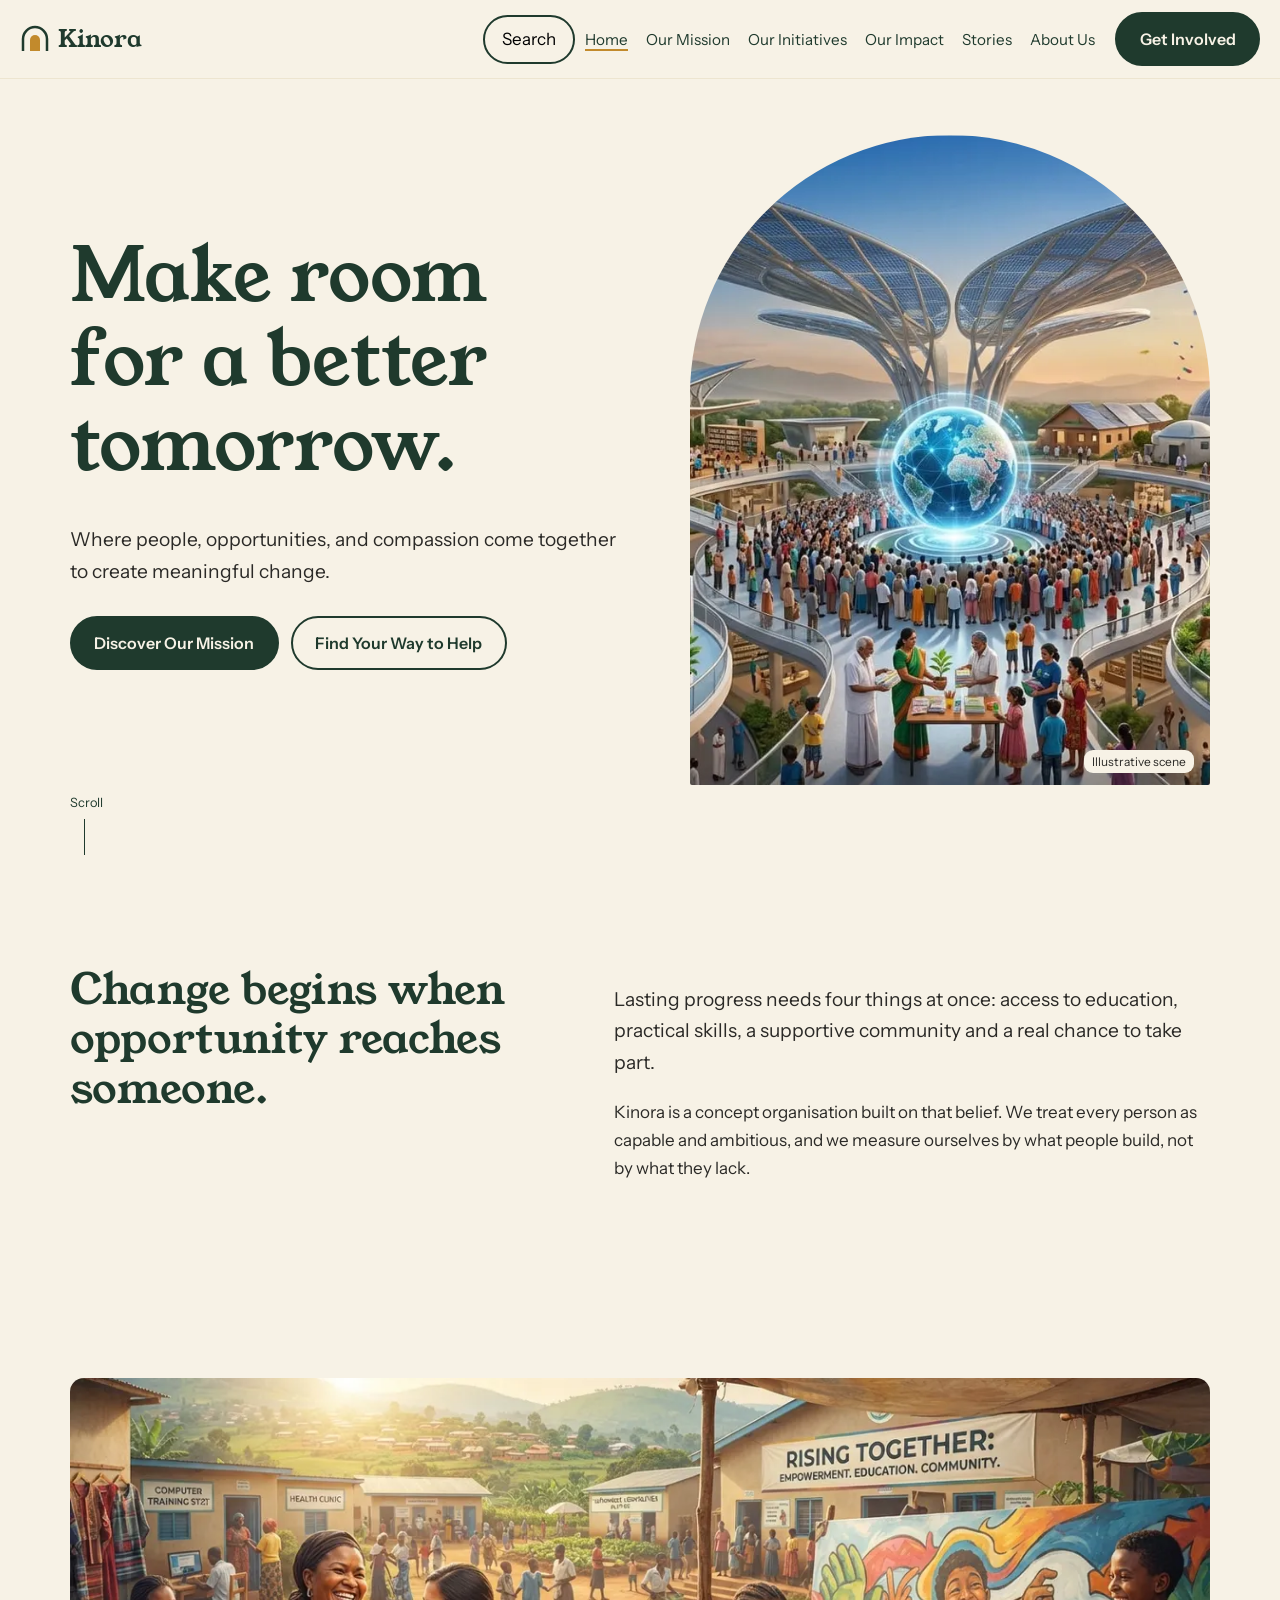
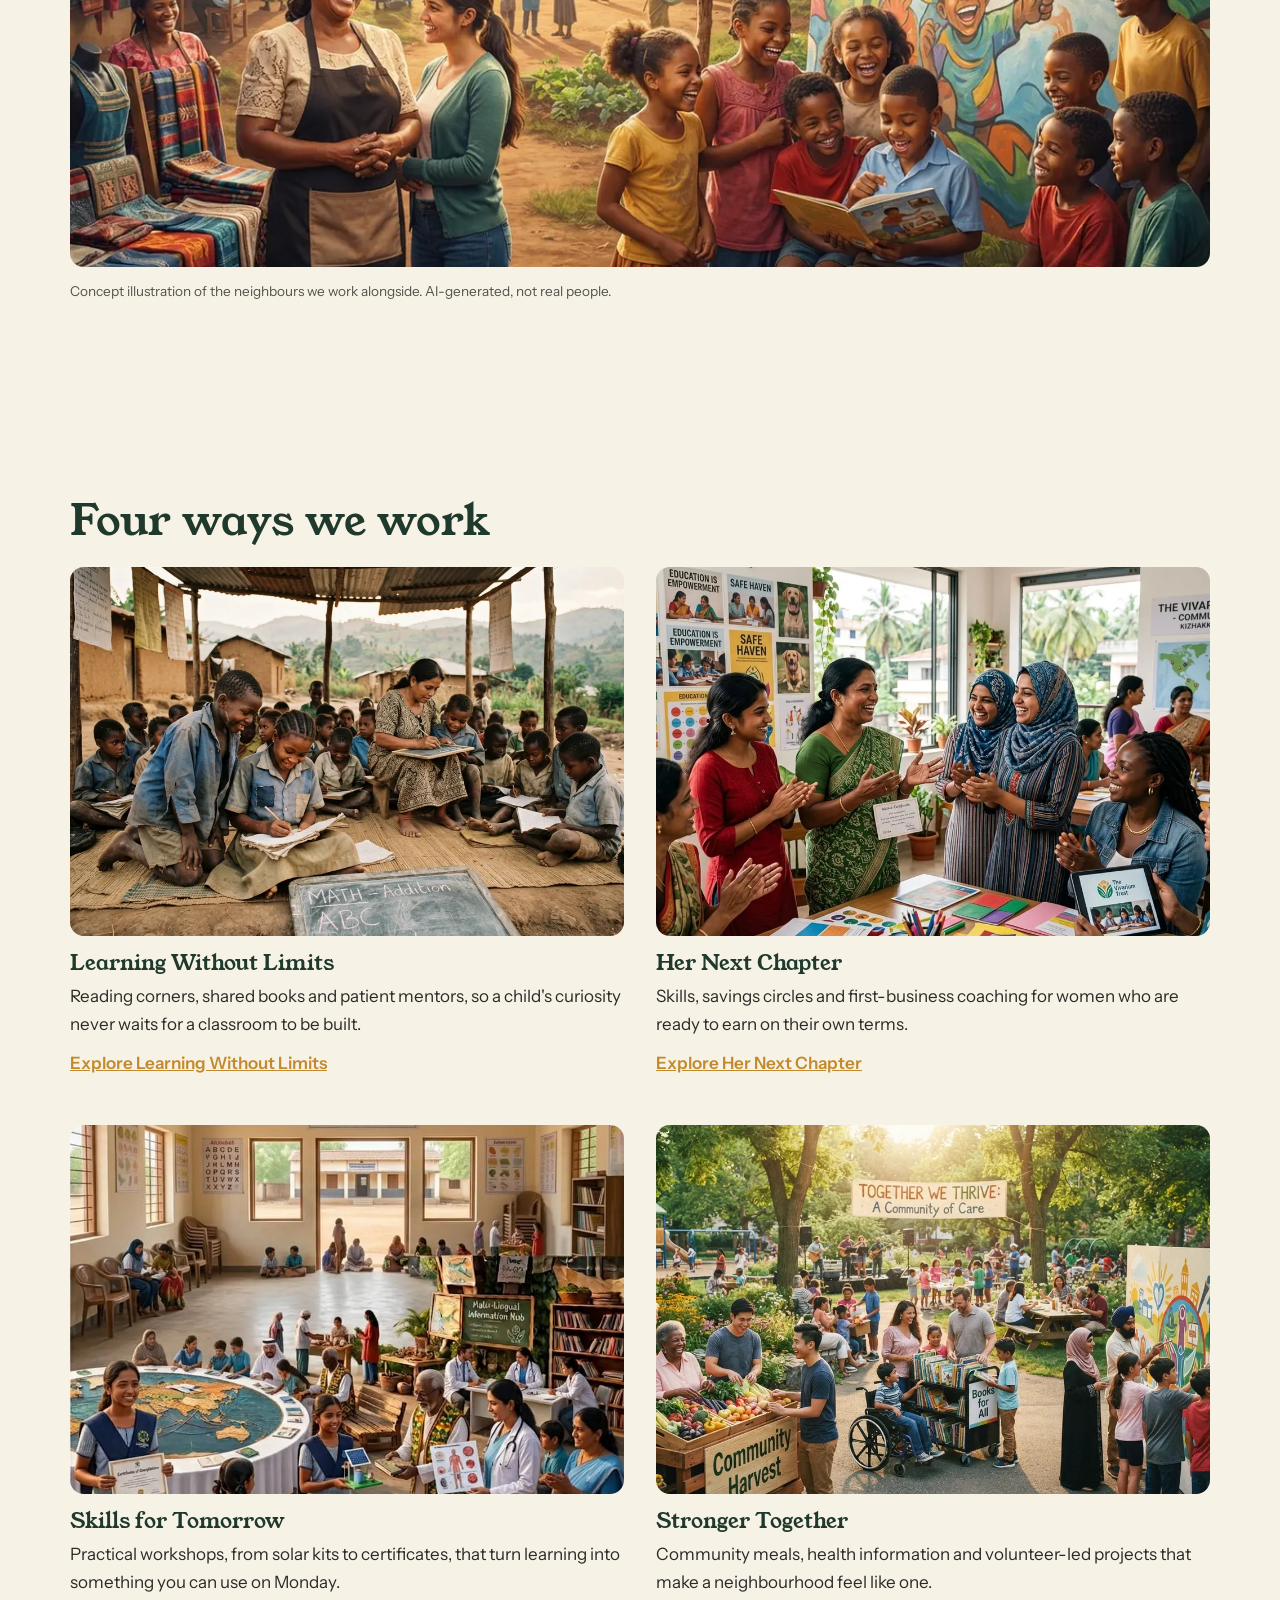
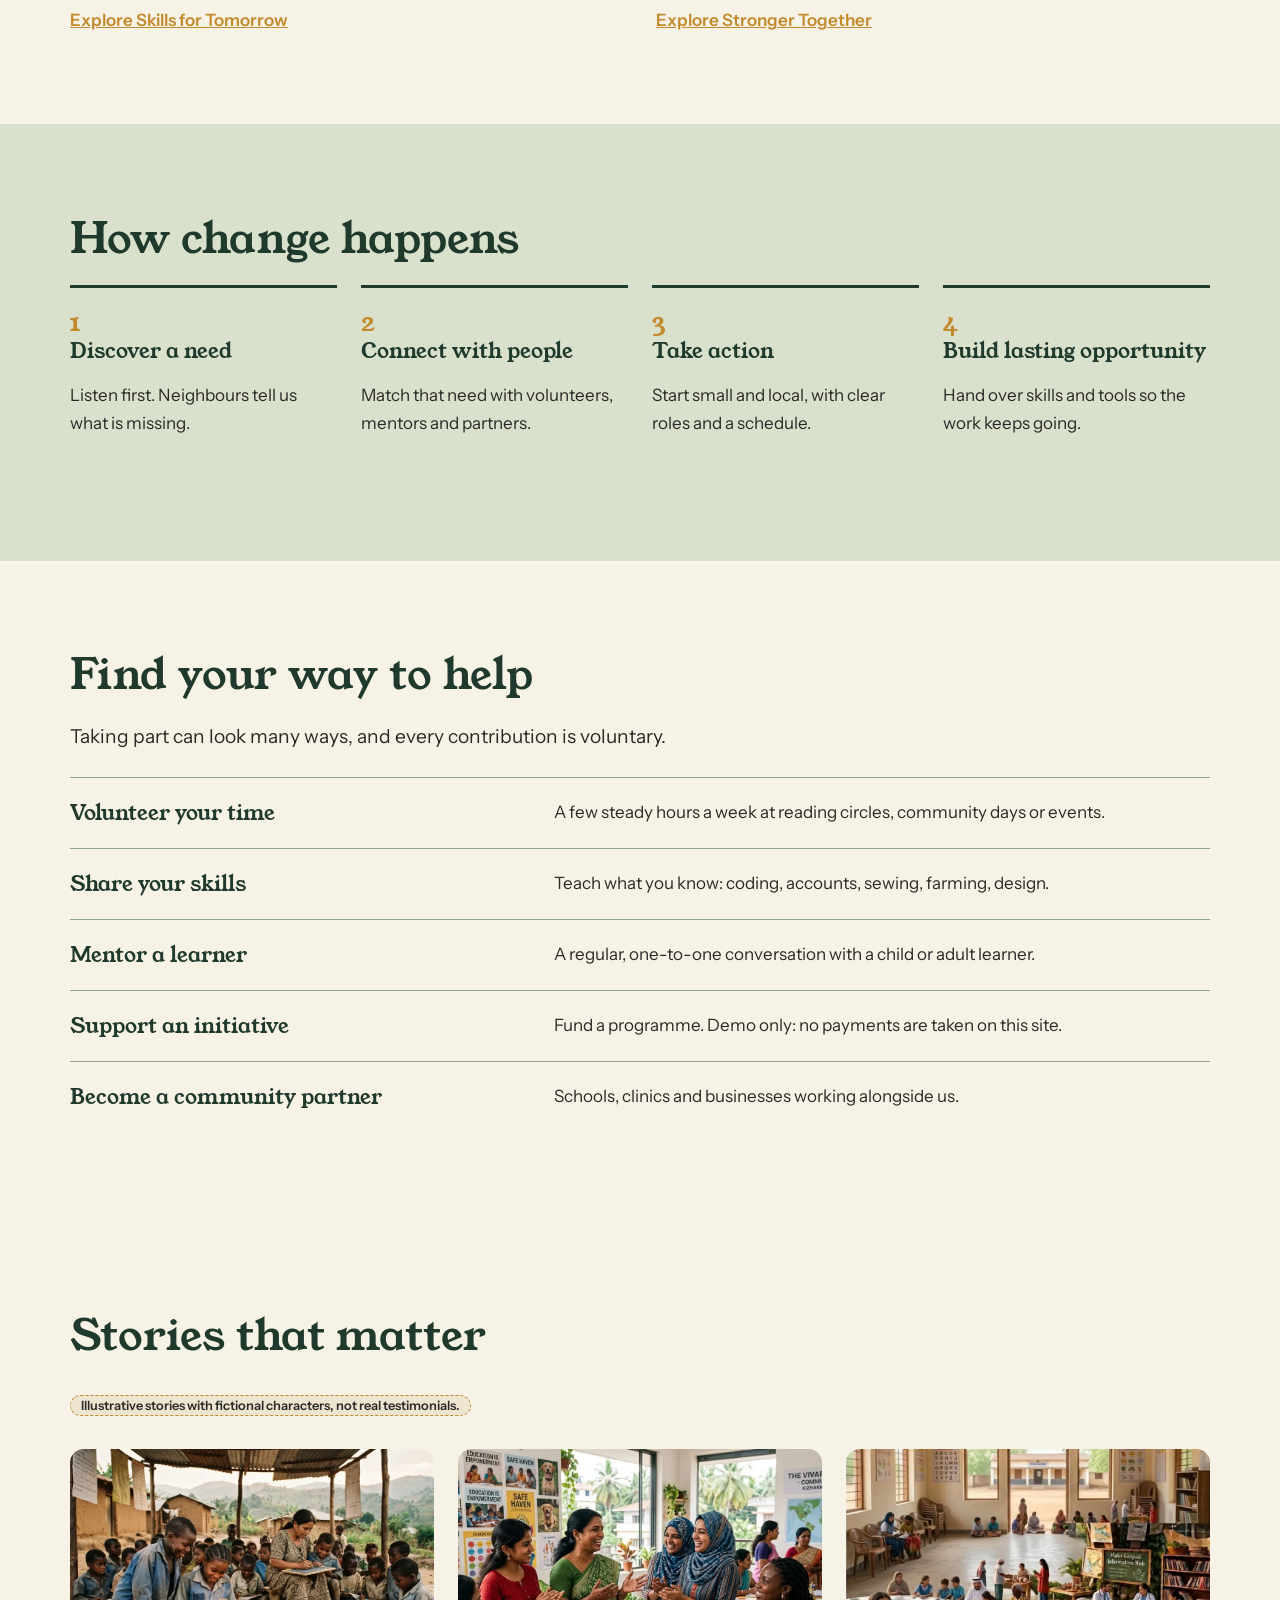
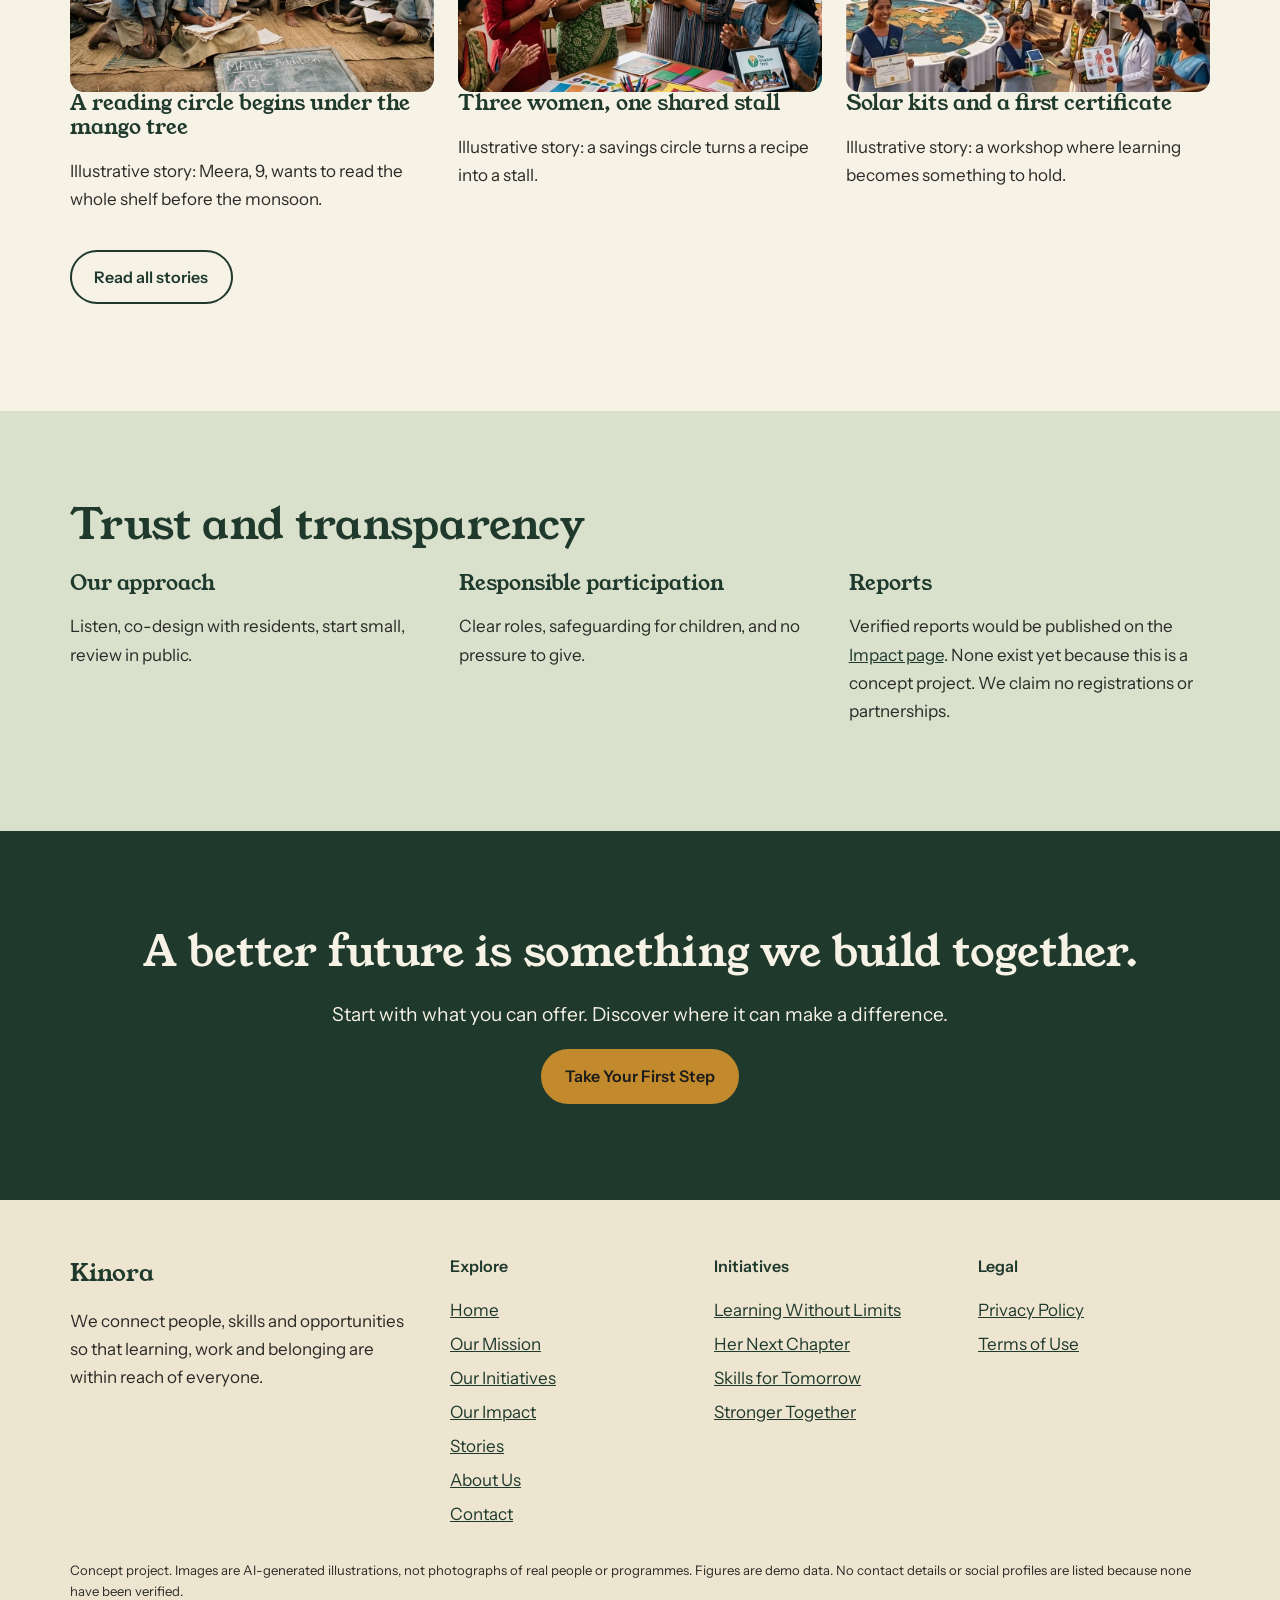
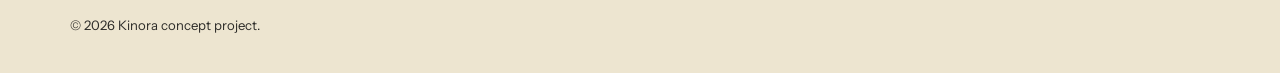
<file: index.html>
<!doctype html><html lang="en"><head><meta charset="utf-8"><meta name="viewport" content="width=device-width,initial-scale=1">
<title>Make room for a better tomorrow | Kinora</title><meta name="description" content="A concept social-impact organisation connecting people, skills and opportunity through education, women's enterprise and community.">
<meta property="og:title" content="Make room for a better tomorrow | Kinora"><meta property="og:description" content="A concept social-impact organisation connecting people, skills and opportunity through education, women's enterprise and community."><meta property="og:image" content="img/og.jpg">
<link rel="icon" href="favicon.svg"><link rel="preconnect" href="https://fonts.googleapis.com"><link rel="preconnect" href="https://fonts.gstatic.com" crossorigin>
<link href="https://fonts.googleapis.com/css2?family=Instrument+Sans:wght@400;500;600&family=Young+Serif&display=swap" rel="stylesheet">
<link rel="stylesheet" href="styles.css"></head><body>
<a class="skip" href="#main">Skip to content</a>
<header class="top"><a class="brand" href="index.html" aria-label="Kinora home"><svg width="30" height="30" viewBox="0 0 30 30" aria-hidden="true"><path d="M3 27V15a12 12 0 0 1 24 0v12" fill="none" stroke="currentColor" stroke-width="2.5"/><path d="M10 27V16a5 5 0 0 1 10 0v11" fill="#C28A2C"/></svg>Kinora</a>
<button class="sbtn" aria-haspopup="dialog">Search</button><button class="burger" aria-expanded="false" aria-controls="menu">Menu</button>
<nav id="menu" aria-label="Main"><ul><li><a href="index.html" aria-current=page>Home</a></li><li><a href="index.html#mission">Our Mission</a></li><li><a href="initiatives.html">Our Initiatives</a></li><li><a href="impact.html">Our Impact</a></li><li><a href="stories.html">Stories</a></li><li><a href="about.html">About Us</a></li></ul><a class="btn solid" href="get-involved.html">Get Involved</a></nav></header>
<main id="main">
<section class="hero wrap"><div class="htxt"><h1>Make room for a better tomorrow.</h1>
<p class="lead">Where people, opportunities, and compassion come together to create meaningful change.</p>
<p class="cta"><a class="btn solid" href="#mission">Discover Our Mission</a><a class="btn ghost" href="#help">Find Your Way to Help</a></p></div>
<figure class="arch"><img src="img/vision.webp" alt="Concept illustration of a connected community campus with solar canopies, a library, clinic and gardens" width="1400" height="764" class="" fetchpriority=high><figcaption>Illustrative scene</figcaption></figure>
<a class="scroll" href="#mission" aria-label="Scroll to mission">Scroll</a></section>
<section id="mission" class="wrap split"><h2>Change begins when opportunity reaches someone.</h2>
<div><p class="lead">Lasting progress needs four things at once: access to education, practical skills, a supportive community and a real chance to take part.</p>
<p>Kinora is a concept organisation built on that belief. We treat every person as capable and ambitious, and we measure ourselves by what people build, not by what they lack.</p></div></section>
<section class="wrap vision"><img src="img/hero.webp" alt="Women, children and neighbours gathered at sunrise in front of a community learning hub" width="1200" height="670" class="" loading=lazy><p class="cap">Concept illustration of the neighbours we work alongside. AI-generated, not real people.</p></section>
<section class="wrap"><h2>Four ways we work</h2><div class="inis"><a class="ini i0" href="initiatives.html#learning"><img src="img/learn.webp" alt="Learning Without Limits: illustrative scene" width="900" height="600" class="" loading=lazy><div><h3>Learning Without Limits</h3><p>Reading corners, shared books and patient mentors, so a child's curiosity never waits for a classroom to be built.</p><span>Explore Learning Without Limits</span></div></a><a class="ini i1" href="initiatives.html#her-next-chapter"><img src="img/women.webp" alt="Her Next Chapter: illustrative scene" width="900" height="600" class="" loading=lazy><div><h3>Her Next Chapter</h3><p>Skills, savings circles and first-business coaching for women who are ready to earn on their own terms.</p><span>Explore Her Next Chapter</span></div></a><a class="ini i2" href="initiatives.html#skills"><img src="img/skills.webp" alt="Skills for Tomorrow: illustrative scene" width="900" height="600" class="" loading=lazy><div><h3>Skills for Tomorrow</h3><p>Practical workshops, from solar kits to certificates, that turn learning into something you can use on Monday.</p><span>Explore Skills for Tomorrow</span></div></a><a class="ini i3" href="initiatives.html#stronger-together"><img src="img/together.webp" alt="Stronger Together: illustrative scene" width="900" height="600" class="" loading=lazy><div><h3>Stronger Together</h3><p>Community meals, health information and volunteer-led projects that make a neighbourhood feel like one.</p><span>Explore Stronger Together</span></div></a></div></section>
<section class="wrap band"><h2>How change happens</h2><ol class="steps"><li><h3>Discover a need</h3><p>Listen first. Neighbours tell us what is missing.</p></li><li><h3>Connect with people</h3><p>Match that need with volunteers, mentors and partners.</p></li><li><h3>Take action</h3><p>Start small and local, with clear roles and a schedule.</p></li><li><h3>Build lasting opportunity</h3><p>Hand over skills and tools so the work keeps going.</p></li></ol></section>
<section id="help" class="wrap"><h2>Find your way to help</h2><p class="lead">Taking part can look many ways, and every contribution is voluntary.</p><ul class="paths"><li><a href="get-involved.html#0"><strong>Volunteer your time</strong><span>A few steady hours a week at reading circles, community days or events.</span></a></li><li><a href="get-involved.html#1"><strong>Share your skills</strong><span>Teach what you know: coding, accounts, sewing, farming, design.</span></a></li><li><a href="get-involved.html#2"><strong>Mentor a learner</strong><span>A regular, one-to-one conversation with a child or adult learner.</span></a></li><li><a href="get-involved.html#3"><strong>Support an initiative</strong><span>Fund a programme. Demo only: no payments are taken on this site.</span></a></li><li><a href="get-involved.html#4"><strong>Become a community partner</strong><span>Schools, clinics and businesses working alongside us.</span></a></li></ul></section>
<section class="wrap"><h2>Stories that matter</h2><p class="demo">Illustrative stories with fictional characters, not real testimonials.</p><div class="stories"><a class="story" href="stories.html#s0"><img src="img/learn.webp" alt="A reading circle begins under the mango tree" width="700" height="460" class="" loading=lazy><h3>A reading circle begins under the mango tree</h3><p>Illustrative story: Meera, 9, wants to read the whole shelf before the monsoon.</p></a><a class="story" href="stories.html#s1"><img src="img/women.webp" alt="Three women, one shared stall" width="700" height="460" class="" loading=lazy><h3>Three women, one shared stall</h3><p>Illustrative story: a savings circle turns a recipe into a stall.</p></a><a class="story" href="stories.html#s2"><img src="img/skills.webp" alt="Solar kits and a first certificate" width="700" height="460" class="" loading=lazy><h3>Solar kits and a first certificate</h3><p>Illustrative story: a workshop where learning becomes something to hold.</p></a></div><p><a class="btn ghost" href="stories.html">Read all stories</a></p></section>
<section class="wrap band"><h2>Trust and transparency</h2><div class="cols3"><div><h3>Our approach</h3><p>Listen, co-design with residents, start small, review in public.</p></div>
<div><h3>Responsible participation</h3><p>Clear roles, safeguarding for children, and no pressure to give.</p></div>
<div><h3>Reports</h3><p>Verified reports would be published on the <a href="impact.html">Impact page</a>. None exist yet because this is a concept project. We claim no registrations or partnerships.</p></div></div></section>
<section class="final"><div class="wrap"><h2>A better future is something we build together.</h2><p class="lead">Start with what you can offer. Discover where it can make a difference.</p><a class="btn amber" href="get-involved.html">Take Your First Step</a></div></section></main>
<footer><div class="fgrid"><div><a class="brand" href="index.html">Kinora</a><p>We connect people, skills and opportunities so that learning, work and belonging are within reach of everyone.</p></div>
<div><h2>Explore</h2><ul><li><a href="index.html" aria-current=page>Home</a></li><li><a href="index.html#mission">Our Mission</a></li><li><a href="initiatives.html">Our Initiatives</a></li><li><a href="impact.html">Our Impact</a></li><li><a href="stories.html">Stories</a></li><li><a href="about.html">About Us</a></li><li><a href="contact.html">Contact</a></li></ul></div><div><h2>Initiatives</h2><ul><li><a href="initiatives.html#learning">Learning Without Limits</a></li><li><a href="initiatives.html#her-next-chapter">Her Next Chapter</a></li><li><a href="initiatives.html#skills">Skills for Tomorrow</a></li><li><a href="initiatives.html#stronger-together">Stronger Together</a></li></ul></div>
<div><h2>Legal</h2><ul><li><a href="privacy.html">Privacy Policy</a></li><li><a href="terms.html">Terms of Use</a></li></ul></div></div>
<p class="note">Concept project. Images are AI-generated illustrations, not photographs of real people or programmes. Figures are demo data. No contact details or social profiles are listed because none have been verified.</p><p class="note">&copy; 2026 Kinora concept project.</p></footer>
<dialog id="sd" aria-label="Search Kinora"><form method="dialog"><label for="sq">Search pages, initiatives and stories</label><input id="sq" type="search" autocomplete="off"><ul id="sr"></ul><p class="demo" id="sh">Press / to search from any page.</p><button class="btn ghost">Close</button></form></dialog>
<script src="app.js"></script></body></html>
</file>
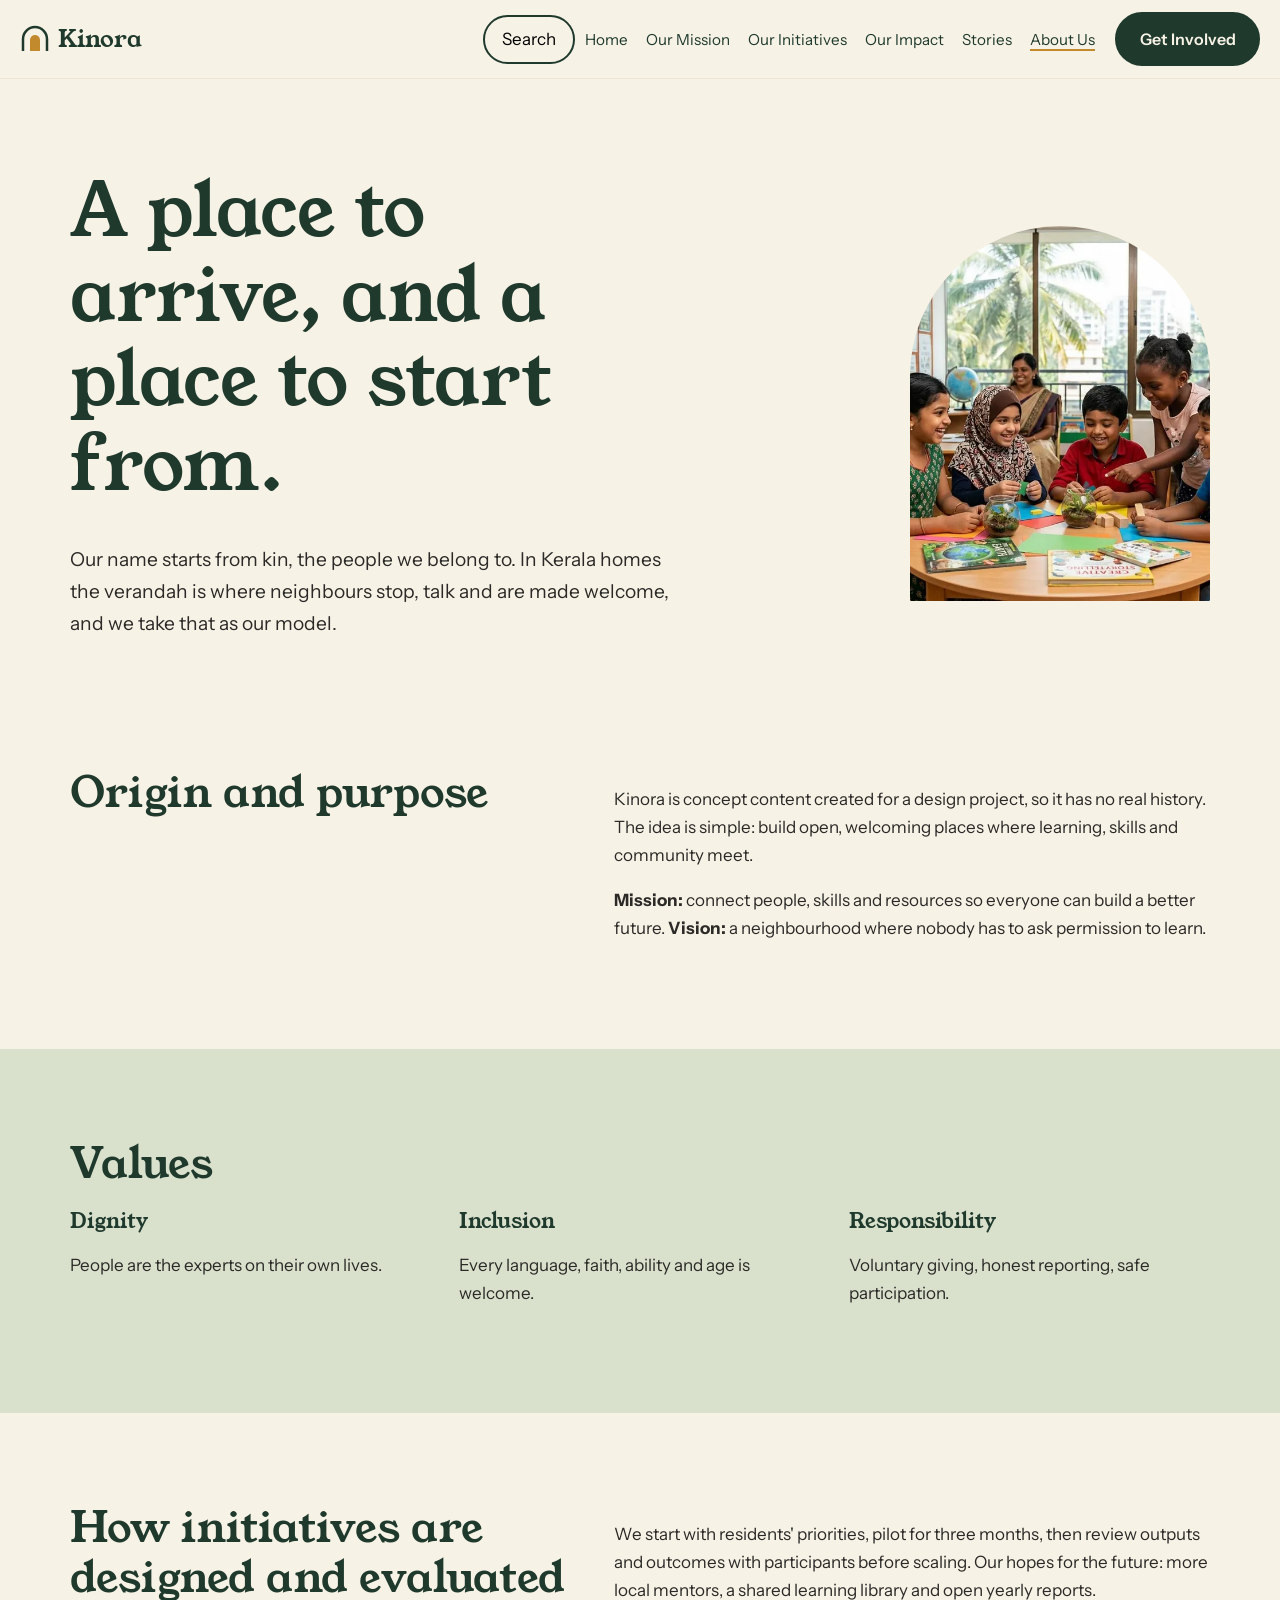
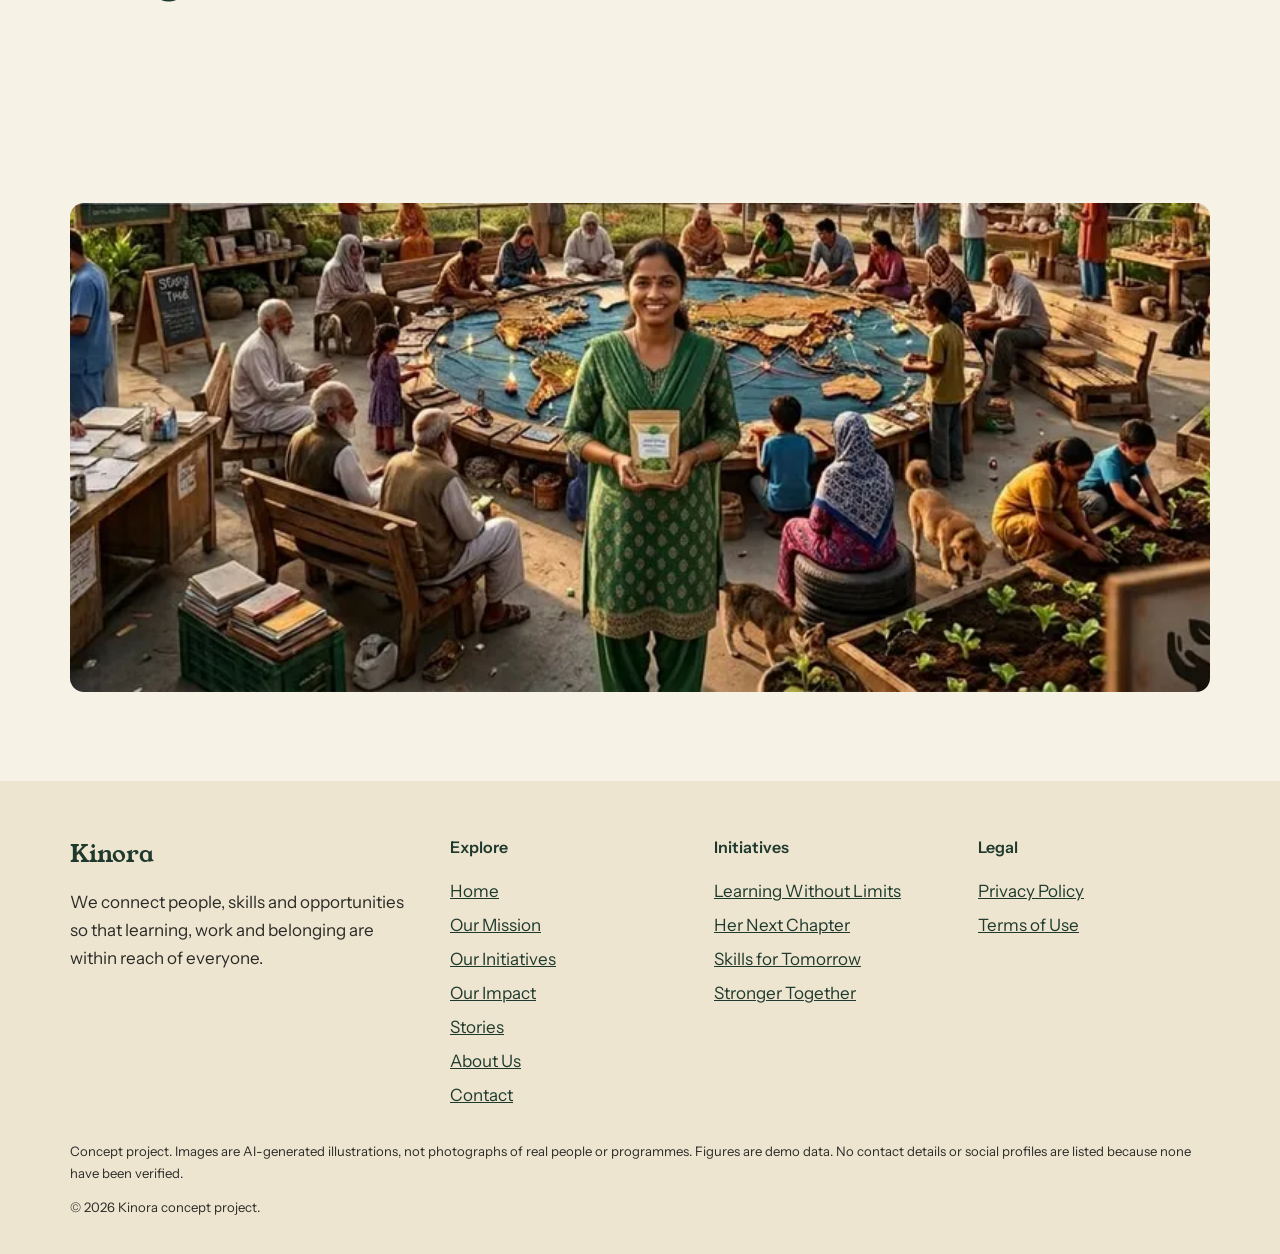
<file: about.html>
<!doctype html><html lang="en"><head><meta charset="utf-8"><meta name="viewport" content="width=device-width,initial-scale=1">
<title>About Us | Kinora</title><meta name="description" content="The purpose, values and approach behind Kinora, a concept social-impact organisation.">
<meta property="og:title" content="About Us | Kinora"><meta property="og:description" content="The purpose, values and approach behind Kinora, a concept social-impact organisation."><meta property="og:image" content="img/og.jpg">
<link rel="icon" href="favicon.svg"><link rel="preconnect" href="https://fonts.googleapis.com"><link rel="preconnect" href="https://fonts.gstatic.com" crossorigin>
<link href="https://fonts.googleapis.com/css2?family=Instrument+Sans:wght@400;500;600&family=Young+Serif&display=swap" rel="stylesheet">
<link rel="stylesheet" href="styles.css"></head><body>
<a class="skip" href="#main">Skip to content</a>
<header class="top"><a class="brand" href="index.html" aria-label="Kinora home"><svg width="30" height="30" viewBox="0 0 30 30" aria-hidden="true"><path d="M3 27V15a12 12 0 0 1 24 0v12" fill="none" stroke="currentColor" stroke-width="2.5"/><path d="M10 27V16a5 5 0 0 1 10 0v11" fill="#C28A2C"/></svg>Kinora</a>
<button class="sbtn" aria-haspopup="dialog">Search</button><button class="burger" aria-expanded="false" aria-controls="menu">Menu</button>
<nav id="menu" aria-label="Main"><ul><li><a href="index.html">Home</a></li><li><a href="index.html#mission">Our Mission</a></li><li><a href="initiatives.html">Our Initiatives</a></li><li><a href="impact.html">Our Impact</a></li><li><a href="stories.html">Stories</a></li><li><a href="about.html" aria-current=page>About Us</a></li></ul><a class="btn solid" href="get-involved.html">Get Involved</a></nav></header>
<main id="main"><section class="pagehead wrap"><div><h1>A place to arrive, and a place to start from.</h1><p class="lead">Our name starts from kin, the people we belong to. In Kerala homes the verandah is where neighbours stop, talk and are made welcome, and we take that as our model.</p></div><img src="img/hub.webp" alt="" width="1200" height="630" class="arch small" loading=lazy></section>
<section class="wrap split"><h2>Origin and purpose</h2><div><p>Kinora is concept content created for a design project, so it has no real history. The idea is simple: build open, welcoming places where learning, skills and community meet.</p>
<p><strong>Mission:</strong> connect people, skills and resources so everyone can build a better future. <strong>Vision:</strong> a neighbourhood where nobody has to ask permission to learn.</p></div></section>
<section class="wrap band"><h2>Values</h2><div class="cols3"><div><h3>Dignity</h3><p>People are the experts on their own lives.</p></div><div><h3>Inclusion</h3><p>Every language, faith, ability and age is welcome.</p></div><div><h3>Responsibility</h3><p>Voluntary giving, honest reporting, safe participation.</p></div></div></section>
<section class="wrap split"><h2>How initiatives are designed and evaluated</h2><div><p>We start with residents' priorities, pilot for three months, then review outputs and outcomes with participants before scaling. Our hopes for the future: more local mentors, a shared learning library and open yearly reports.</p></div></section>
<section class="wrap"><img src="img/garden.webp" alt="Illustrative scene of a community hub with a health desk, a world-map table and a vegetable garden" width="1408" height="383" class="wide" loading=lazy></section></main>
<footer><div class="fgrid"><div><a class="brand" href="index.html">Kinora</a><p>We connect people, skills and opportunities so that learning, work and belonging are within reach of everyone.</p></div>
<div><h2>Explore</h2><ul><li><a href="index.html">Home</a></li><li><a href="index.html#mission">Our Mission</a></li><li><a href="initiatives.html">Our Initiatives</a></li><li><a href="impact.html">Our Impact</a></li><li><a href="stories.html">Stories</a></li><li><a href="about.html" aria-current=page>About Us</a></li><li><a href="contact.html">Contact</a></li></ul></div><div><h2>Initiatives</h2><ul><li><a href="initiatives.html#learning">Learning Without Limits</a></li><li><a href="initiatives.html#her-next-chapter">Her Next Chapter</a></li><li><a href="initiatives.html#skills">Skills for Tomorrow</a></li><li><a href="initiatives.html#stronger-together">Stronger Together</a></li></ul></div>
<div><h2>Legal</h2><ul><li><a href="privacy.html">Privacy Policy</a></li><li><a href="terms.html">Terms of Use</a></li></ul></div></div>
<p class="note">Concept project. Images are AI-generated illustrations, not photographs of real people or programmes. Figures are demo data. No contact details or social profiles are listed because none have been verified.</p><p class="note">&copy; 2026 Kinora concept project.</p></footer>
<dialog id="sd" aria-label="Search Kinora"><form method="dialog"><label for="sq">Search pages, initiatives and stories</label><input id="sq" type="search" autocomplete="off"><ul id="sr"></ul><p class="demo" id="sh">Press / to search from any page.</p><button class="btn ghost">Close</button></form></dialog>
<script src="app.js"></script></body></html>
</file>
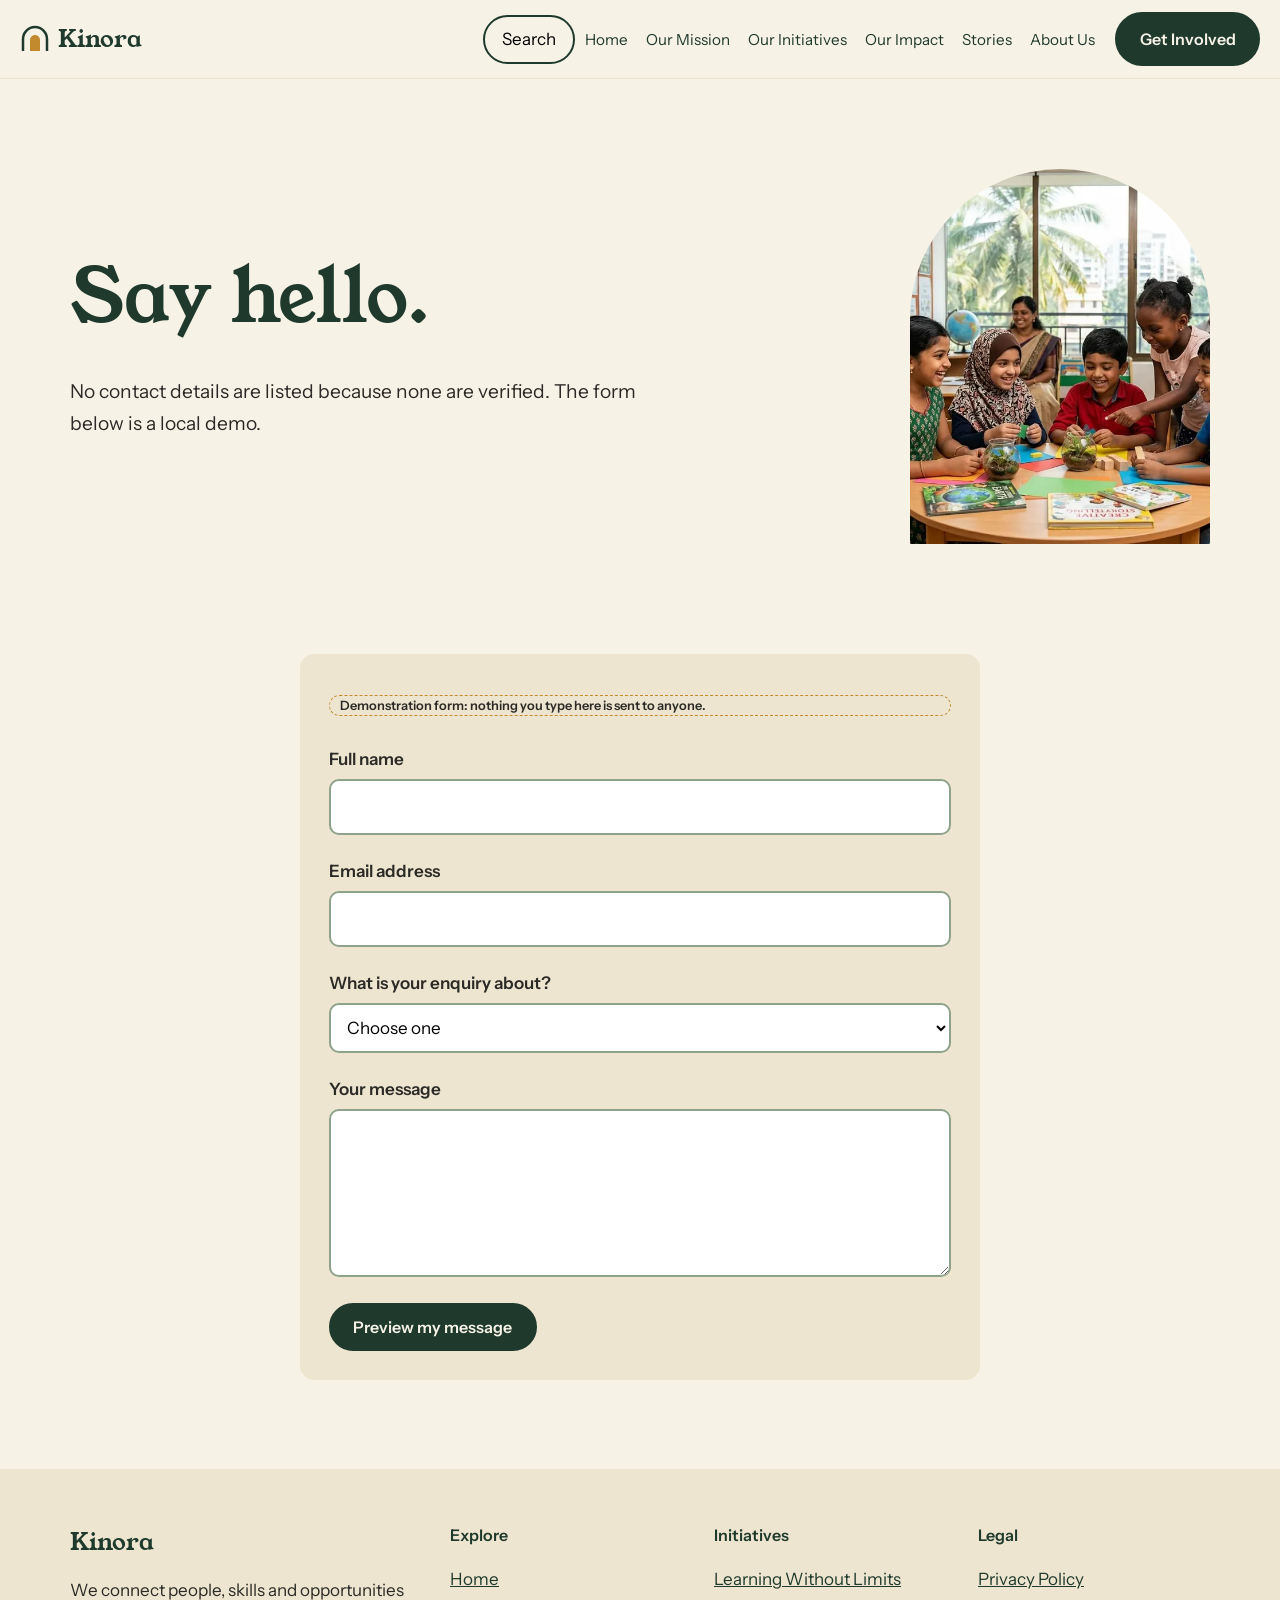
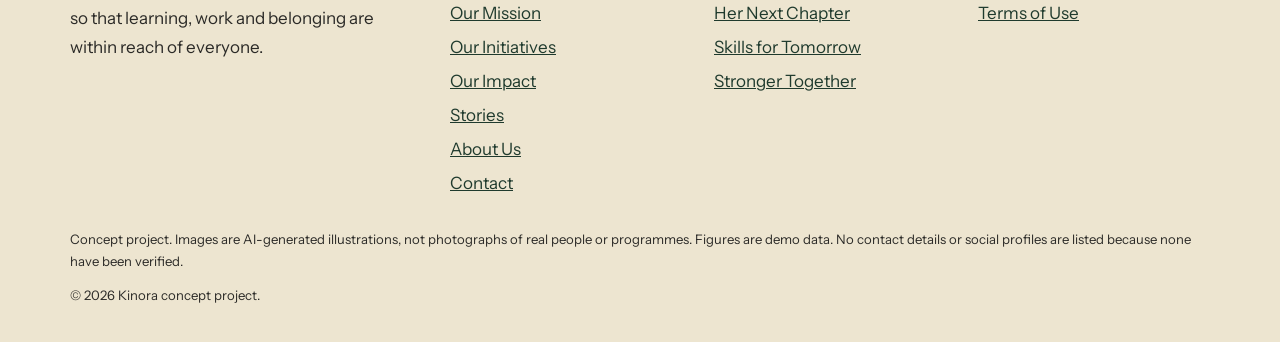
<file: contact.html>
<!doctype html><html lang="en"><head><meta charset="utf-8"><meta name="viewport" content="width=device-width,initial-scale=1">
<title>Contact | Kinora</title><meta name="description" content="Send a demonstration message to Kinora.">
<meta property="og:title" content="Contact | Kinora"><meta property="og:description" content="Send a demonstration message to Kinora."><meta property="og:image" content="img/og.jpg">
<link rel="icon" href="favicon.svg"><link rel="preconnect" href="https://fonts.googleapis.com"><link rel="preconnect" href="https://fonts.gstatic.com" crossorigin>
<link href="https://fonts.googleapis.com/css2?family=Instrument+Sans:wght@400;500;600&family=Young+Serif&display=swap" rel="stylesheet">
<link rel="stylesheet" href="styles.css"></head><body>
<a class="skip" href="#main">Skip to content</a>
<header class="top"><a class="brand" href="index.html" aria-label="Kinora home"><svg width="30" height="30" viewBox="0 0 30 30" aria-hidden="true"><path d="M3 27V15a12 12 0 0 1 24 0v12" fill="none" stroke="currentColor" stroke-width="2.5"/><path d="M10 27V16a5 5 0 0 1 10 0v11" fill="#C28A2C"/></svg>Kinora</a>
<button class="sbtn" aria-haspopup="dialog">Search</button><button class="burger" aria-expanded="false" aria-controls="menu">Menu</button>
<nav id="menu" aria-label="Main"><ul><li><a href="index.html">Home</a></li><li><a href="index.html#mission">Our Mission</a></li><li><a href="initiatives.html">Our Initiatives</a></li><li><a href="impact.html">Our Impact</a></li><li><a href="stories.html">Stories</a></li><li><a href="about.html">About Us</a></li></ul><a class="btn solid" href="get-involved.html">Get Involved</a></nav></header>
<main id="main"><section class="pagehead wrap"><div><h1>Say hello.</h1><p class="lead">No contact details are listed because none are verified. The form below is a local demo.</p></div><img src="img/hub.webp" alt="" width="1200" height="630" class="arch small" loading=lazy></section><section class="wrap narrow"><form class="card form" novalidate data-demo><p class="demo">Demonstration form: nothing you type here is sent to anyone.</p>
<label for="name">Full name</label><input id="name" name="name" autocomplete="name" required><p class="err" data-for="name"></p>
<label for="email">Email address</label><input id="email" name="email" type="email" autocomplete="email" required><p class="err" data-for="email"></p><label for="type">What is your enquiry about?</label><select id="type" name="type" required><option value="">Choose one</option><option>General question</option><option>Volunteering</option><option>Partnership</option><option>Media</option><option>Feedback</option></select><p class="err" data-for="type"></p>
<label for="msg">Your message</label><textarea id="msg" name="msg" rows="5" minlength="10" required></textarea><p class="err" data-for="msg"></p>
<button class="btn solid" type="submit">Preview my message</button><div class="ok" role="status" hidden></div></form></section></main>
<footer><div class="fgrid"><div><a class="brand" href="index.html">Kinora</a><p>We connect people, skills and opportunities so that learning, work and belonging are within reach of everyone.</p></div>
<div><h2>Explore</h2><ul><li><a href="index.html">Home</a></li><li><a href="index.html#mission">Our Mission</a></li><li><a href="initiatives.html">Our Initiatives</a></li><li><a href="impact.html">Our Impact</a></li><li><a href="stories.html">Stories</a></li><li><a href="about.html">About Us</a></li><li><a href="contact.html">Contact</a></li></ul></div><div><h2>Initiatives</h2><ul><li><a href="initiatives.html#learning">Learning Without Limits</a></li><li><a href="initiatives.html#her-next-chapter">Her Next Chapter</a></li><li><a href="initiatives.html#skills">Skills for Tomorrow</a></li><li><a href="initiatives.html#stronger-together">Stronger Together</a></li></ul></div>
<div><h2>Legal</h2><ul><li><a href="privacy.html">Privacy Policy</a></li><li><a href="terms.html">Terms of Use</a></li></ul></div></div>
<p class="note">Concept project. Images are AI-generated illustrations, not photographs of real people or programmes. Figures are demo data. No contact details or social profiles are listed because none have been verified.</p><p class="note">&copy; 2026 Kinora concept project.</p></footer>
<dialog id="sd" aria-label="Search Kinora"><form method="dialog"><label for="sq">Search pages, initiatives and stories</label><input id="sq" type="search" autocomplete="off"><ul id="sr"></ul><p class="demo" id="sh">Press / to search from any page.</p><button class="btn ghost">Close</button></form></dialog>
<script src="app.js"></script></body></html>
</file>
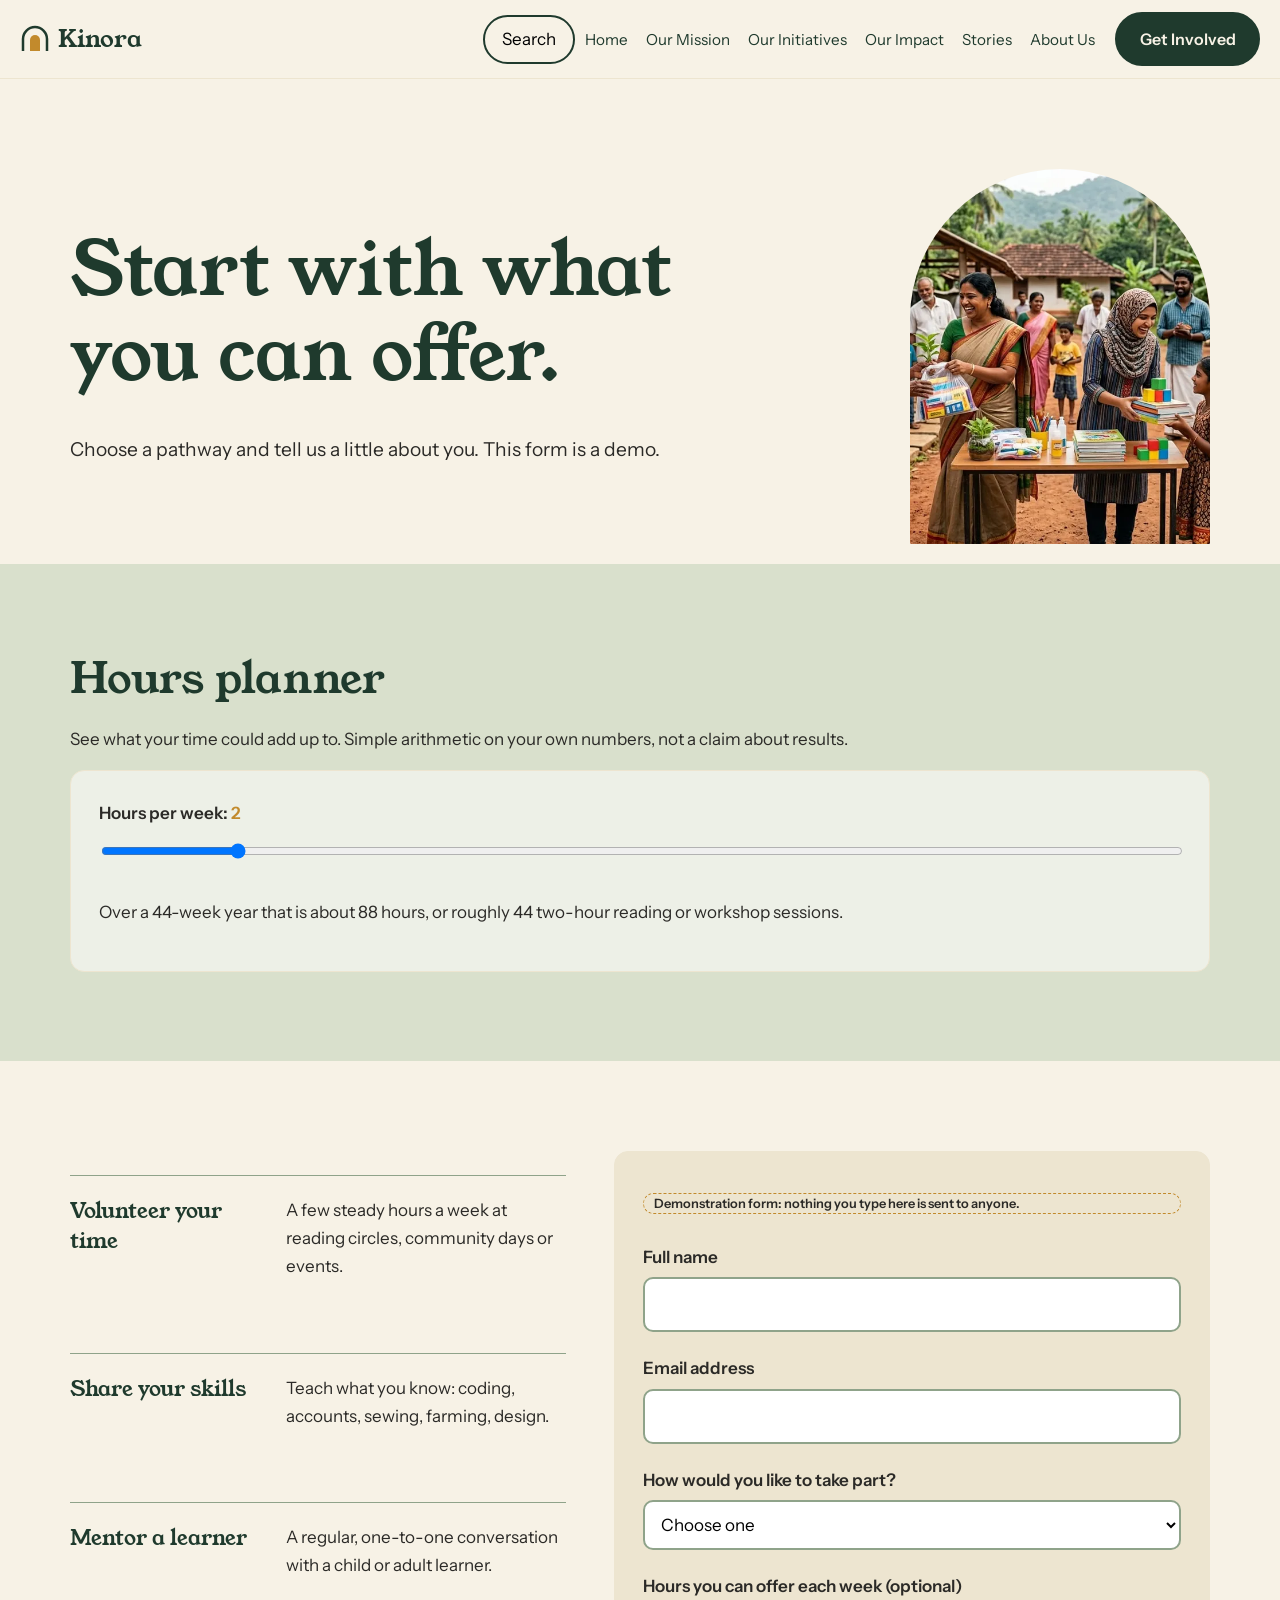
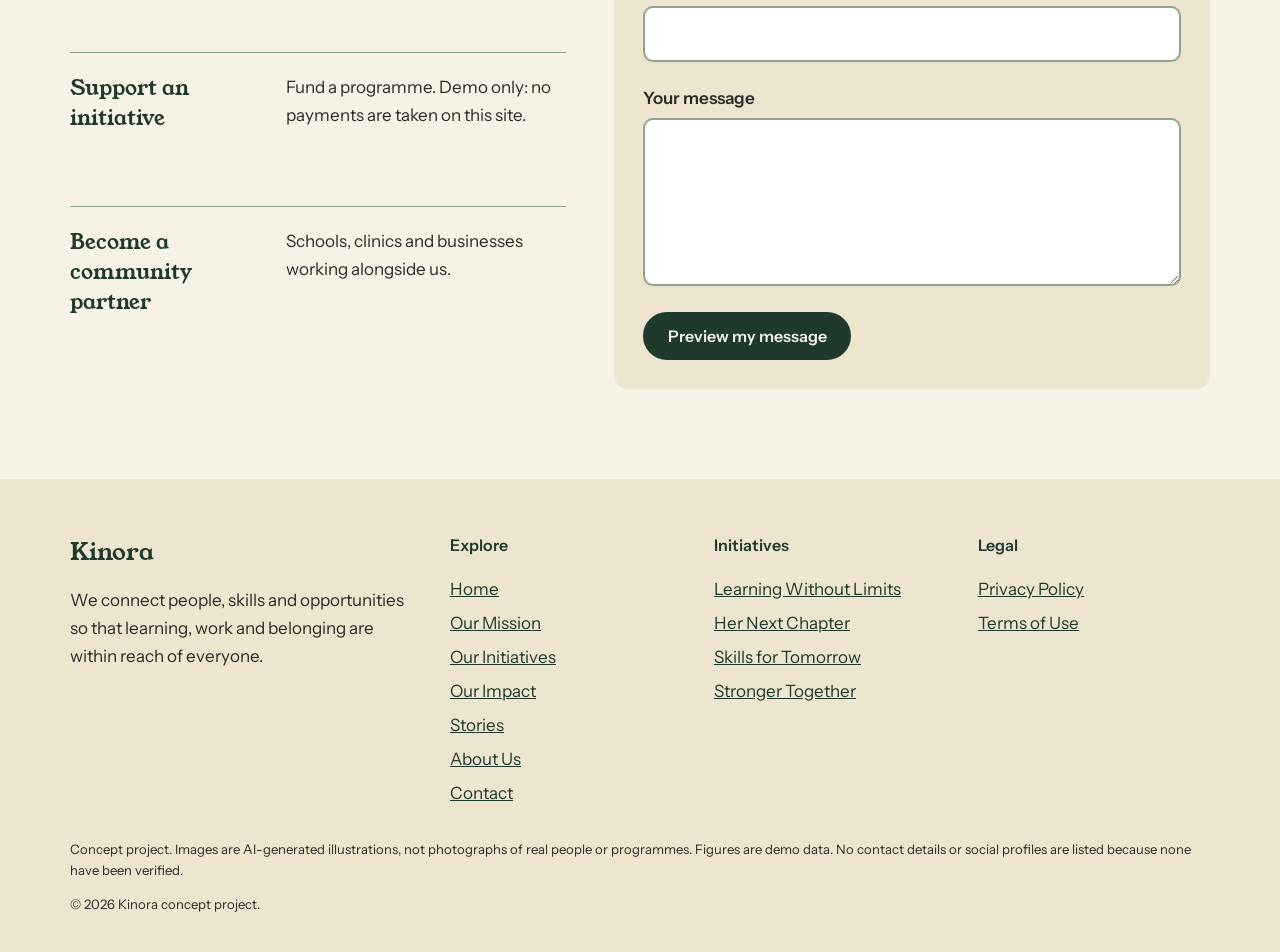
<file: get-involved.html>
<!doctype html><html lang="en"><head><meta charset="utf-8"><meta name="viewport" content="width=device-width,initial-scale=1">
<title>Get Involved | Kinora</title><meta name="description" content="Choose how to take part: volunteer, share skills, mentor, support or partner.">
<meta property="og:title" content="Get Involved | Kinora"><meta property="og:description" content="Choose how to take part: volunteer, share skills, mentor, support or partner."><meta property="og:image" content="img/og.jpg">
<link rel="icon" href="favicon.svg"><link rel="preconnect" href="https://fonts.googleapis.com"><link rel="preconnect" href="https://fonts.gstatic.com" crossorigin>
<link href="https://fonts.googleapis.com/css2?family=Instrument+Sans:wght@400;500;600&family=Young+Serif&display=swap" rel="stylesheet">
<link rel="stylesheet" href="styles.css"></head><body>
<a class="skip" href="#main">Skip to content</a>
<header class="top"><a class="brand" href="index.html" aria-label="Kinora home"><svg width="30" height="30" viewBox="0 0 30 30" aria-hidden="true"><path d="M3 27V15a12 12 0 0 1 24 0v12" fill="none" stroke="currentColor" stroke-width="2.5"/><path d="M10 27V16a5 5 0 0 1 10 0v11" fill="#C28A2C"/></svg>Kinora</a>
<button class="sbtn" aria-haspopup="dialog">Search</button><button class="burger" aria-expanded="false" aria-controls="menu">Menu</button>
<nav id="menu" aria-label="Main"><ul><li><a href="index.html">Home</a></li><li><a href="index.html#mission">Our Mission</a></li><li><a href="initiatives.html">Our Initiatives</a></li><li><a href="impact.html">Our Impact</a></li><li><a href="stories.html">Stories</a></li><li><a href="about.html">About Us</a></li></ul><a class="btn solid" href="get-involved.html">Get Involved</a></nav></header>
<main id="main"><section class="pagehead wrap"><div><h1>Start with what you can offer.</h1><p class="lead">Choose a pathway and tell us a little about you. This form is a demo.</p></div><img src="img/help.webp" alt="" width="1200" height="630" class="arch small" loading=lazy></section><section class="wrap band"><h2>Hours planner</h2><p>See what your time could add up to. Simple arithmetic on your own numbers, not a claim about results.</p>
<div class="card"><label for="ph">Hours per week: <output id="po">2</output></label><input id="ph" type="range" min="1" max="10" value="2">
<p id="pt" role="status"></p></div></section><section class="wrap split"><ul class="paths plain"><li id="0"><strong>Volunteer your time</strong><span>A few steady hours a week at reading circles, community days or events.</span></li><li id="1"><strong>Share your skills</strong><span>Teach what you know: coding, accounts, sewing, farming, design.</span></li><li id="2"><strong>Mentor a learner</strong><span>A regular, one-to-one conversation with a child or adult learner.</span></li><li id="3"><strong>Support an initiative</strong><span>Fund a programme. Demo only: no payments are taken on this site.</span></li><li id="4"><strong>Become a community partner</strong><span>Schools, clinics and businesses working alongside us.</span></li></ul><form class="card form" novalidate data-demo><p class="demo">Demonstration form: nothing you type here is sent to anyone.</p>
<label for="name">Full name</label><input id="name" name="name" autocomplete="name" required><p class="err" data-for="name"></p>
<label for="email">Email address</label><input id="email" name="email" type="email" autocomplete="email" required><p class="err" data-for="email"></p><label for="type">How would you like to take part?</label><select id="type" name="type" required><option value="">Choose one</option><option>Volunteer your time</option><option>Share your skills</option><option>Mentor a learner</option><option>Support an initiative</option><option>Become a community partner</option></select><p class="err" data-for="type"></p>
<label for="hours">Hours you can offer each week (optional)</label><input id="hours" name="hours" type="number" min="0" max="40" inputmode="numeric"><p class="err" data-for="hours"></p>
<label for="msg">Your message</label><textarea id="msg" name="msg" rows="5" minlength="10" required></textarea><p class="err" data-for="msg"></p>
<button class="btn solid" type="submit">Preview my message</button><div class="ok" role="status" hidden></div></form></section></main>
<footer><div class="fgrid"><div><a class="brand" href="index.html">Kinora</a><p>We connect people, skills and opportunities so that learning, work and belonging are within reach of everyone.</p></div>
<div><h2>Explore</h2><ul><li><a href="index.html">Home</a></li><li><a href="index.html#mission">Our Mission</a></li><li><a href="initiatives.html">Our Initiatives</a></li><li><a href="impact.html">Our Impact</a></li><li><a href="stories.html">Stories</a></li><li><a href="about.html">About Us</a></li><li><a href="contact.html">Contact</a></li></ul></div><div><h2>Initiatives</h2><ul><li><a href="initiatives.html#learning">Learning Without Limits</a></li><li><a href="initiatives.html#her-next-chapter">Her Next Chapter</a></li><li><a href="initiatives.html#skills">Skills for Tomorrow</a></li><li><a href="initiatives.html#stronger-together">Stronger Together</a></li></ul></div>
<div><h2>Legal</h2><ul><li><a href="privacy.html">Privacy Policy</a></li><li><a href="terms.html">Terms of Use</a></li></ul></div></div>
<p class="note">Concept project. Images are AI-generated illustrations, not photographs of real people or programmes. Figures are demo data. No contact details or social profiles are listed because none have been verified.</p><p class="note">&copy; 2026 Kinora concept project.</p></footer>
<dialog id="sd" aria-label="Search Kinora"><form method="dialog"><label for="sq">Search pages, initiatives and stories</label><input id="sq" type="search" autocomplete="off"><ul id="sr"></ul><p class="demo" id="sh">Press / to search from any page.</p><button class="btn ghost">Close</button></form></dialog>
<script src="app.js"></script></body></html>
</file>
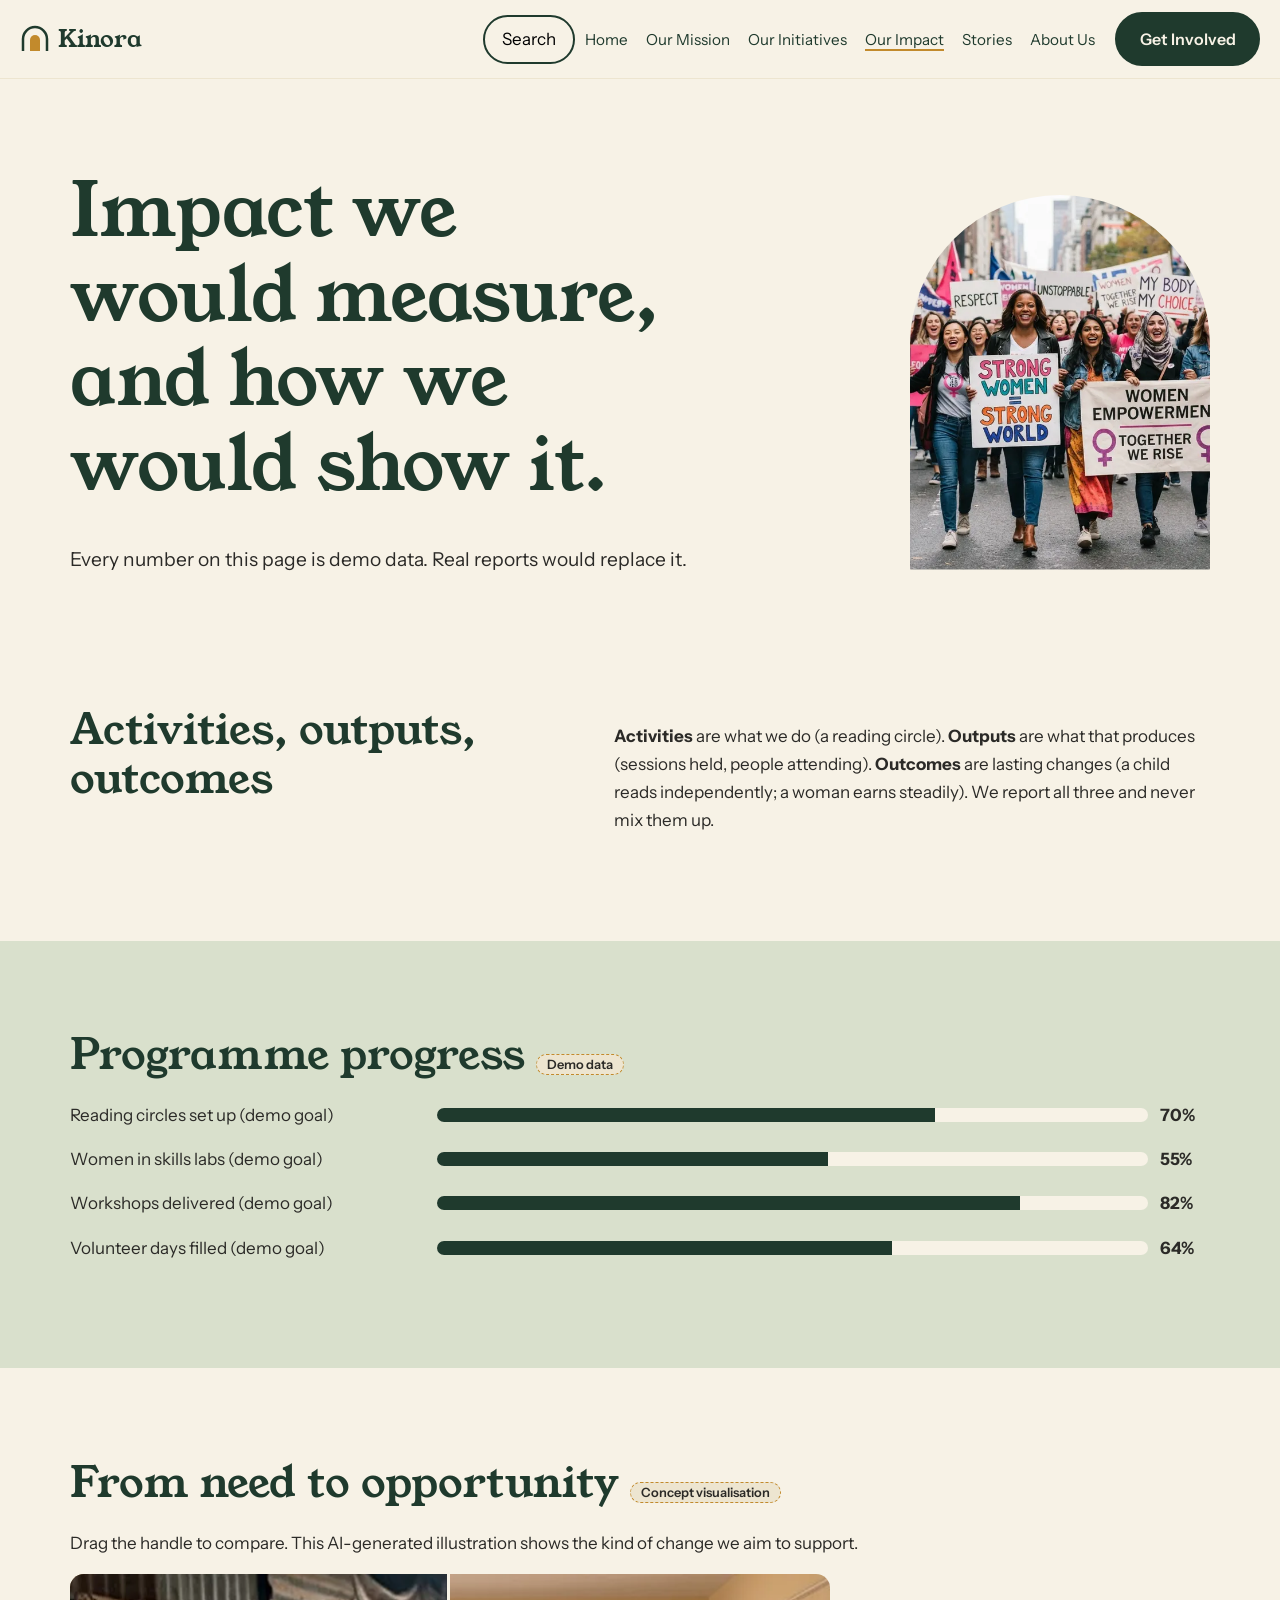
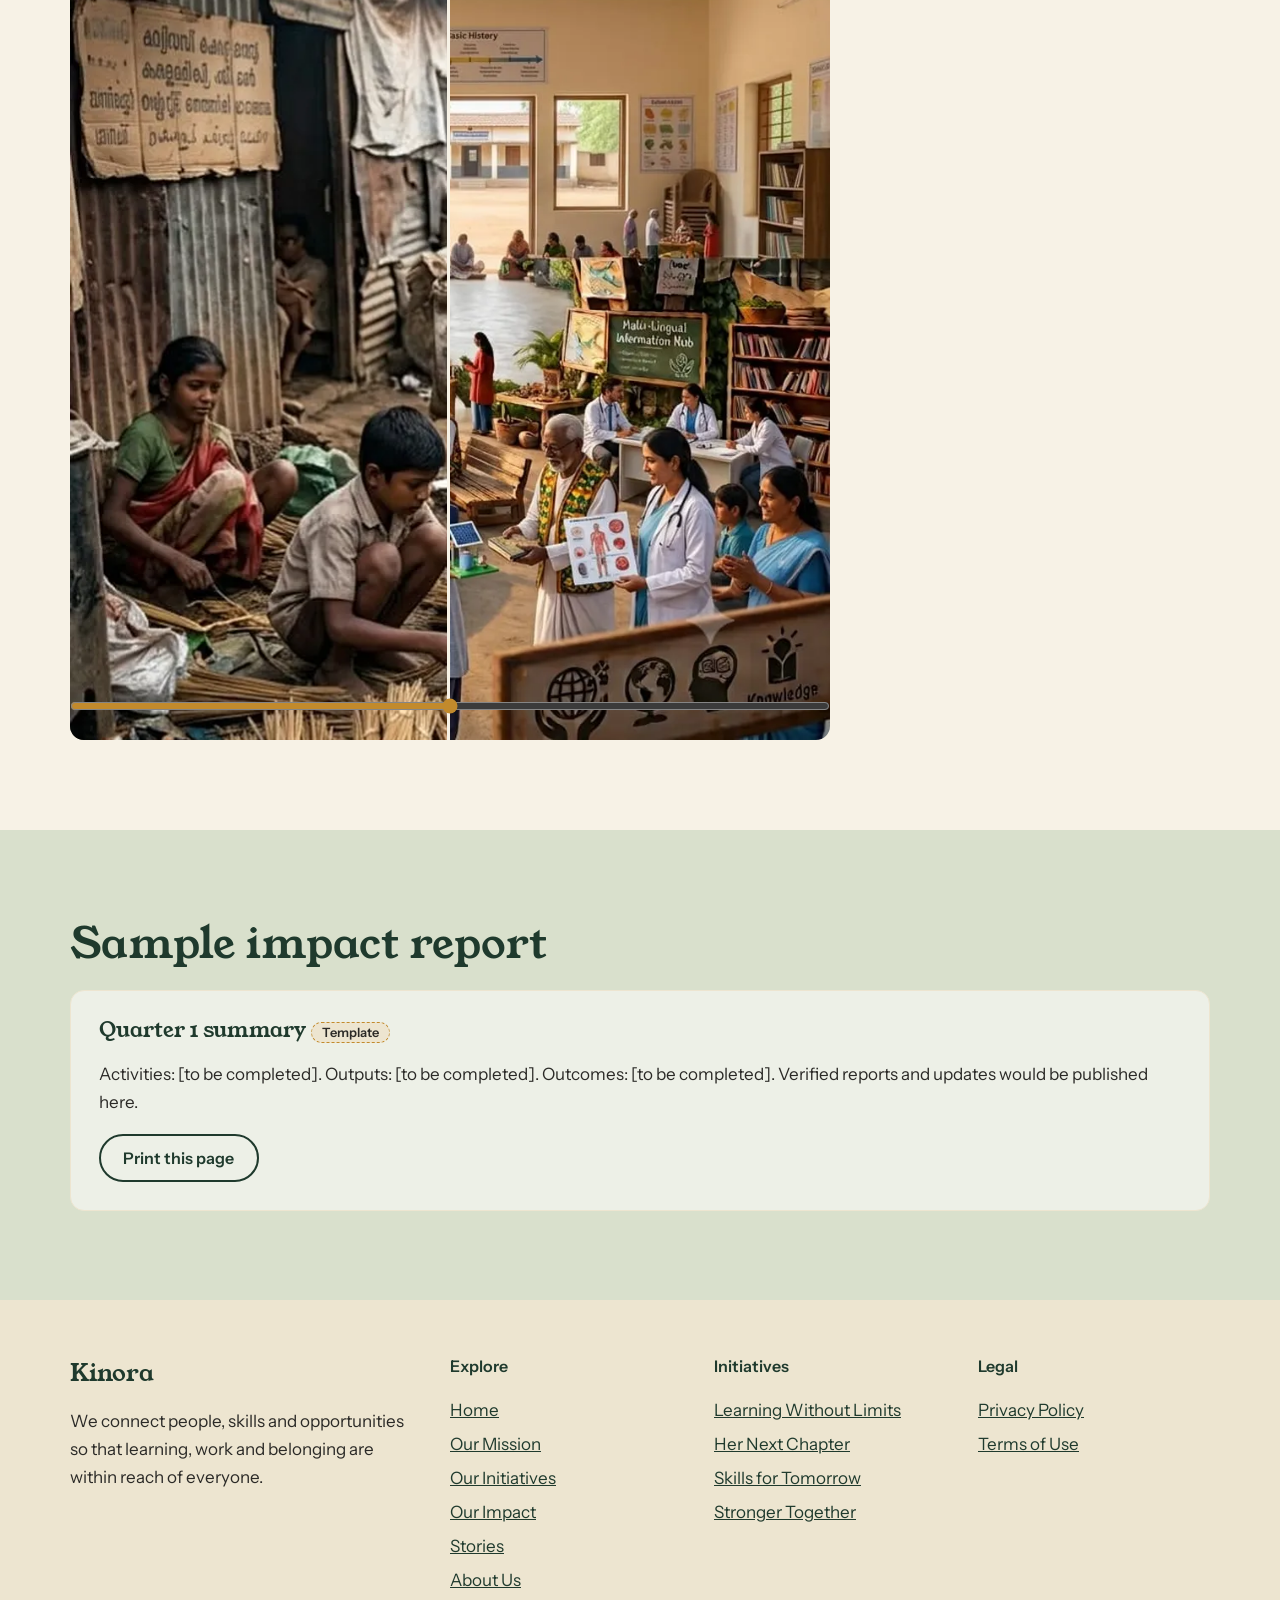
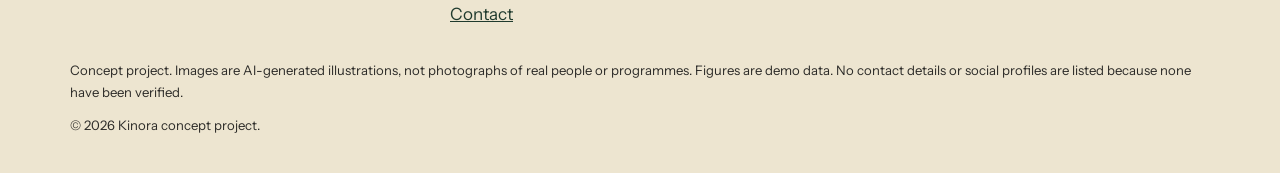
<file: impact.html>
<!doctype html><html lang="en"><head><meta charset="utf-8"><meta name="viewport" content="width=device-width,initial-scale=1">
<title>Our Impact | Kinora</title><meta name="description" content="How Kinora would measure activities, outputs and long-term outcomes. All figures are demo data.">
<meta property="og:title" content="Our Impact | Kinora"><meta property="og:description" content="How Kinora would measure activities, outputs and long-term outcomes. All figures are demo data."><meta property="og:image" content="img/og.jpg">
<link rel="icon" href="favicon.svg"><link rel="preconnect" href="https://fonts.googleapis.com"><link rel="preconnect" href="https://fonts.gstatic.com" crossorigin>
<link href="https://fonts.googleapis.com/css2?family=Instrument+Sans:wght@400;500;600&family=Young+Serif&display=swap" rel="stylesheet">
<link rel="stylesheet" href="styles.css"></head><body>
<a class="skip" href="#main">Skip to content</a>
<header class="top"><a class="brand" href="index.html" aria-label="Kinora home"><svg width="30" height="30" viewBox="0 0 30 30" aria-hidden="true"><path d="M3 27V15a12 12 0 0 1 24 0v12" fill="none" stroke="currentColor" stroke-width="2.5"/><path d="M10 27V16a5 5 0 0 1 10 0v11" fill="#C28A2C"/></svg>Kinora</a>
<button class="sbtn" aria-haspopup="dialog">Search</button><button class="burger" aria-expanded="false" aria-controls="menu">Menu</button>
<nav id="menu" aria-label="Main"><ul><li><a href="index.html">Home</a></li><li><a href="index.html#mission">Our Mission</a></li><li><a href="initiatives.html">Our Initiatives</a></li><li><a href="impact.html" aria-current=page>Our Impact</a></li><li><a href="stories.html">Stories</a></li><li><a href="about.html">About Us</a></li></ul><a class="btn solid" href="get-involved.html">Get Involved</a></nav></header>
<main id="main"><section class="pagehead wrap"><div><h1>Impact we would measure, and how we would show it.</h1><p class="lead">Every number on this page is demo data. Real reports would replace it.</p></div><img src="img/march.webp" alt="" width="1200" height="630" class="arch small" loading=lazy></section>
<section class="wrap split"><h2>Activities, outputs, outcomes</h2><div><p><strong>Activities</strong> are what we do (a reading circle). <strong>Outputs</strong> are what that produces (sessions held, people attending). <strong>Outcomes</strong> are lasting changes (a child reads independently; a woman earns steadily). We report all three and never mix them up.</p></div></section>
<section class="wrap band"><h2>Programme progress <span class="tag">Demo data</span></h2><ul class="bars"><li><span>Reading circles set up (demo goal)</span><div class="bar"><i style="width:70%"></i></div><b>70%</b></li><li><span>Women in skills labs (demo goal)</span><div class="bar"><i style="width:55%"></i></div><b>55%</b></li><li><span>Workshops delivered (demo goal)</span><div class="bar"><i style="width:82%"></i></div><b>82%</b></li><li><span>Volunteer days filled (demo goal)</span><div class="bar"><i style="width:64%"></i></div><b>64%</b></li></ul></section>
<section class="wrap"><h2>From need to opportunity <span class="tag">Concept visualisation</span></h2><p>Drag the handle to compare. This AI-generated illustration shows the kind of change we aim to support.</p>
<div class="cmp"><img src="img/skills.webp" alt="Illustration: a bright learning hall where children receive certificates" width="900" height="768"><div class="cl"><img src="img/before.webp" alt="Illustration: a crowded lane where families work with bundles of sticks" width="900" height="768"></div>
<input type="range" min="0" max="100" value="50" aria-label="Compare before and after" class="cr"></div></section>
<section class="wrap band"><h2>Sample impact report</h2><div class="card"><h3>Quarter 1 summary <span class="tag">Template</span></h3><p>Activities: [to be completed]. Outputs: [to be completed]. Outcomes: [to be completed]. Verified reports and updates would be published here.</p><button class="btn ghost" onclick="window.print()">Print this page</button></div></section></main>
<footer><div class="fgrid"><div><a class="brand" href="index.html">Kinora</a><p>We connect people, skills and opportunities so that learning, work and belonging are within reach of everyone.</p></div>
<div><h2>Explore</h2><ul><li><a href="index.html">Home</a></li><li><a href="index.html#mission">Our Mission</a></li><li><a href="initiatives.html">Our Initiatives</a></li><li><a href="impact.html" aria-current=page>Our Impact</a></li><li><a href="stories.html">Stories</a></li><li><a href="about.html">About Us</a></li><li><a href="contact.html">Contact</a></li></ul></div><div><h2>Initiatives</h2><ul><li><a href="initiatives.html#learning">Learning Without Limits</a></li><li><a href="initiatives.html#her-next-chapter">Her Next Chapter</a></li><li><a href="initiatives.html#skills">Skills for Tomorrow</a></li><li><a href="initiatives.html#stronger-together">Stronger Together</a></li></ul></div>
<div><h2>Legal</h2><ul><li><a href="privacy.html">Privacy Policy</a></li><li><a href="terms.html">Terms of Use</a></li></ul></div></div>
<p class="note">Concept project. Images are AI-generated illustrations, not photographs of real people or programmes. Figures are demo data. No contact details or social profiles are listed because none have been verified.</p><p class="note">&copy; 2026 Kinora concept project.</p></footer>
<dialog id="sd" aria-label="Search Kinora"><form method="dialog"><label for="sq">Search pages, initiatives and stories</label><input id="sq" type="search" autocomplete="off"><ul id="sr"></ul><p class="demo" id="sh">Press / to search from any page.</p><button class="btn ghost">Close</button></form></dialog>
<script src="app.js"></script></body></html>
</file>
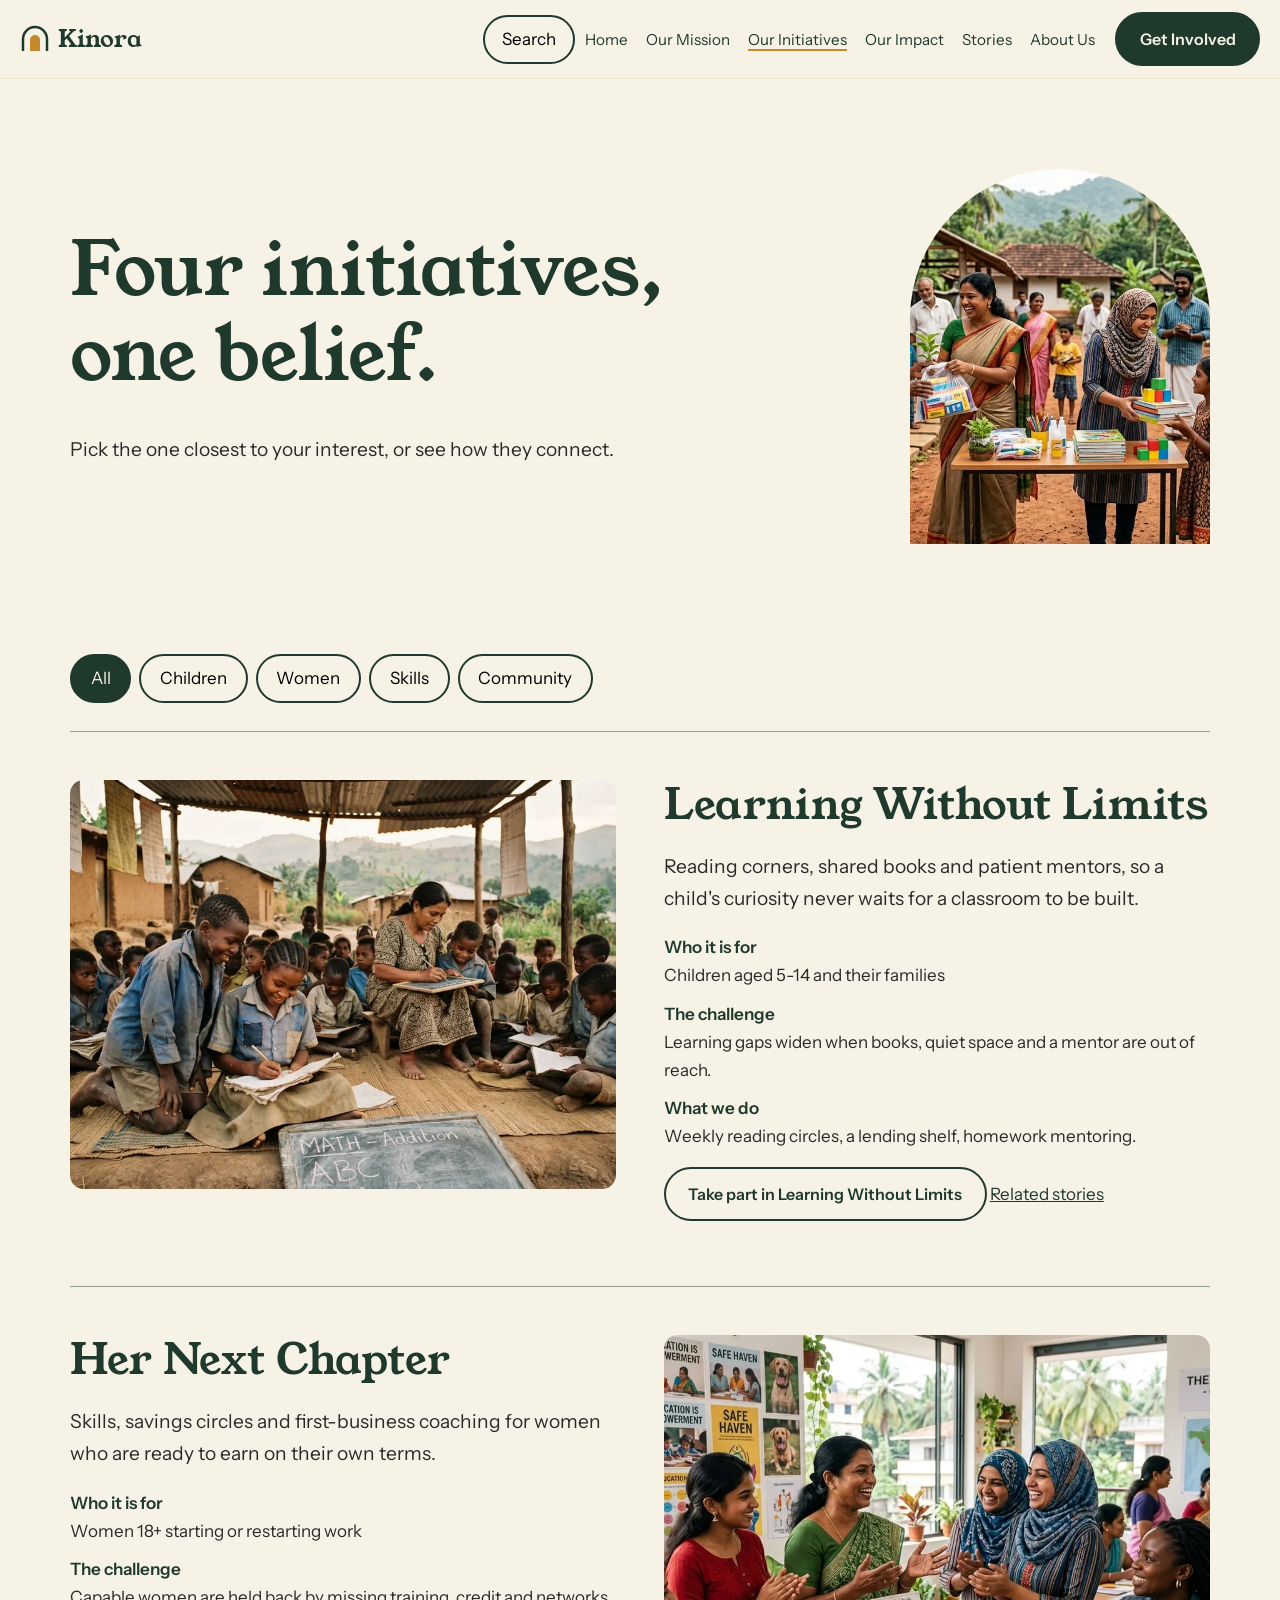
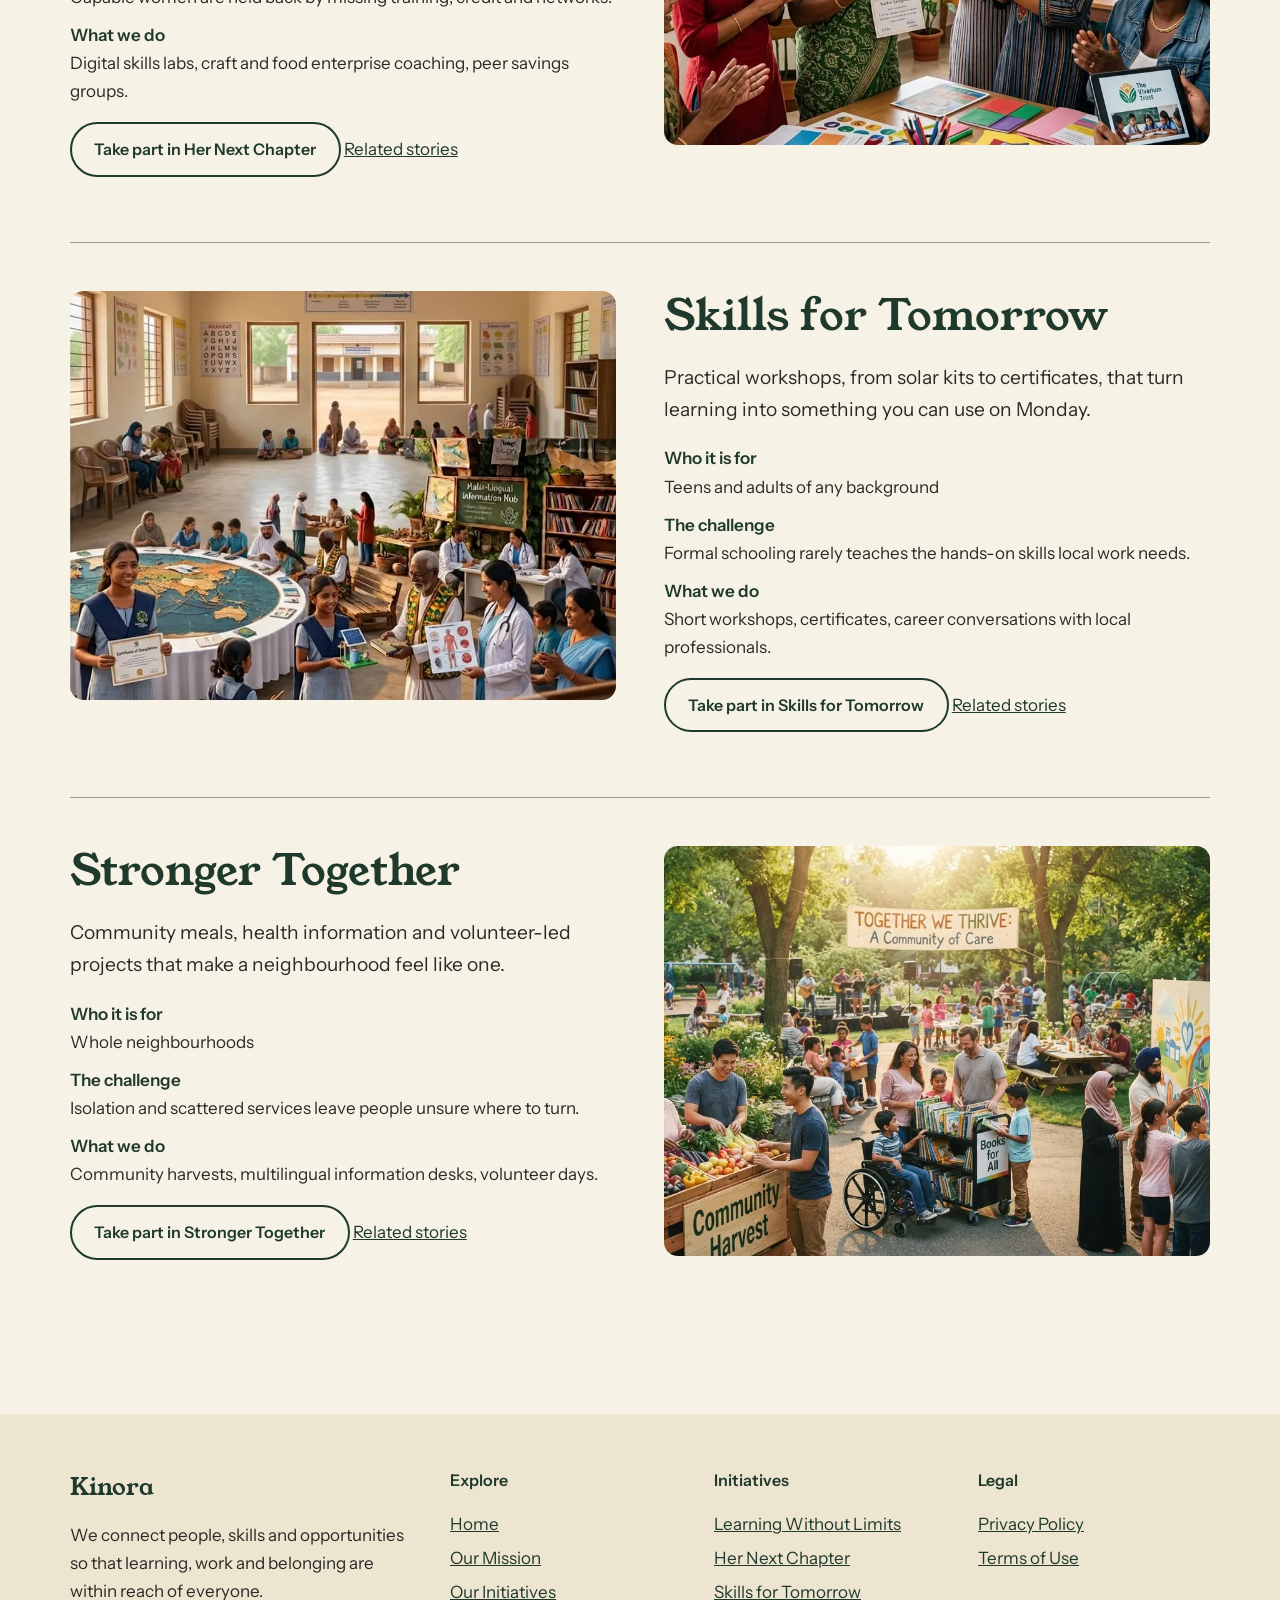
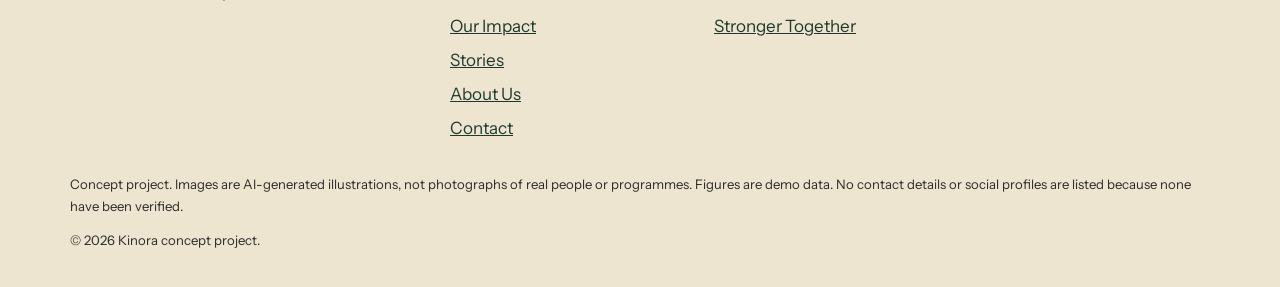
<file: initiatives.html>
<!doctype html><html lang="en"><head><meta charset="utf-8"><meta name="viewport" content="width=device-width,initial-scale=1">
<title>Our Initiatives | Kinora</title><meta name="description" content="Four initiatives covering children's learning, women's enterprise, practical skills and community welfare.">
<meta property="og:title" content="Our Initiatives | Kinora"><meta property="og:description" content="Four initiatives covering children's learning, women's enterprise, practical skills and community welfare."><meta property="og:image" content="img/og.jpg">
<link rel="icon" href="favicon.svg"><link rel="preconnect" href="https://fonts.googleapis.com"><link rel="preconnect" href="https://fonts.gstatic.com" crossorigin>
<link href="https://fonts.googleapis.com/css2?family=Instrument+Sans:wght@400;500;600&family=Young+Serif&display=swap" rel="stylesheet">
<link rel="stylesheet" href="styles.css"></head><body>
<a class="skip" href="#main">Skip to content</a>
<header class="top"><a class="brand" href="index.html" aria-label="Kinora home"><svg width="30" height="30" viewBox="0 0 30 30" aria-hidden="true"><path d="M3 27V15a12 12 0 0 1 24 0v12" fill="none" stroke="currentColor" stroke-width="2.5"/><path d="M10 27V16a5 5 0 0 1 10 0v11" fill="#C28A2C"/></svg>Kinora</a>
<button class="sbtn" aria-haspopup="dialog">Search</button><button class="burger" aria-expanded="false" aria-controls="menu">Menu</button>
<nav id="menu" aria-label="Main"><ul><li><a href="index.html">Home</a></li><li><a href="index.html#mission">Our Mission</a></li><li><a href="initiatives.html" aria-current=page>Our Initiatives</a></li><li><a href="impact.html">Our Impact</a></li><li><a href="stories.html">Stories</a></li><li><a href="about.html">About Us</a></li></ul><a class="btn solid" href="get-involved.html">Get Involved</a></nav></header>
<main id="main"><section class="pagehead wrap"><div><h1>Four initiatives, one belief.</h1><p class="lead">Pick the one closest to your interest, or see how they connect.</p></div><img src="img/help.webp" alt="" width="1200" height="630" class="arch small" loading=lazy></section><section class="wrap"><div class="filters" role="group" aria-label="Filter initiatives"><button data-f="all" aria-pressed="true">All</button><button data-f="children" aria-pressed="false">Children</button><button data-f="women" aria-pressed="false">Women</button><button data-f="skills" aria-pressed="false">Skills</button><button data-f="community" aria-pressed="false">Community</button></div><div id="list"><article id="learning" class="ibox" data-cat="children"><img src="img/learn.webp" alt="Learning Without Limits: illustrative scene" width="900" height="520" class="" loading=lazy><div><h2>Learning Without Limits</h2><p class="lead">Reading corners, shared books and patient mentors, so a child's curiosity never waits for a classroom to be built.</p>
<dl><dt>Who it is for</dt><dd>Children aged 5-14 and their families</dd><dt>The challenge</dt><dd>Learning gaps widen when books, quiet space and a mentor are out of reach.</dd><dt>What we do</dt><dd>Weekly reading circles, a lending shelf, homework mentoring.</dd></dl>
<p><a class="btn ghost" href="get-involved.html">Take part in Learning Without Limits</a> <a href="stories.html?c=children">Related stories</a></p></div></article><article id="her-next-chapter" class="ibox" data-cat="women"><img src="img/women.webp" alt="Her Next Chapter: illustrative scene" width="900" height="520" class="" loading=lazy><div><h2>Her Next Chapter</h2><p class="lead">Skills, savings circles and first-business coaching for women who are ready to earn on their own terms.</p>
<dl><dt>Who it is for</dt><dd>Women 18+ starting or restarting work</dd><dt>The challenge</dt><dd>Capable women are held back by missing training, credit and networks.</dd><dt>What we do</dt><dd>Digital skills labs, craft and food enterprise coaching, peer savings groups.</dd></dl>
<p><a class="btn ghost" href="get-involved.html">Take part in Her Next Chapter</a> <a href="stories.html?c=women">Related stories</a></p></div></article><article id="skills" class="ibox" data-cat="skills"><img src="img/skills.webp" alt="Skills for Tomorrow: illustrative scene" width="900" height="520" class="" loading=lazy><div><h2>Skills for Tomorrow</h2><p class="lead">Practical workshops, from solar kits to certificates, that turn learning into something you can use on Monday.</p>
<dl><dt>Who it is for</dt><dd>Teens and adults of any background</dd><dt>The challenge</dt><dd>Formal schooling rarely teaches the hands-on skills local work needs.</dd><dt>What we do</dt><dd>Short workshops, certificates, career conversations with local professionals.</dd></dl>
<p><a class="btn ghost" href="get-involved.html">Take part in Skills for Tomorrow</a> <a href="stories.html?c=skills">Related stories</a></p></div></article><article id="stronger-together" class="ibox" data-cat="community"><img src="img/together.webp" alt="Stronger Together: illustrative scene" width="900" height="520" class="" loading=lazy><div><h2>Stronger Together</h2><p class="lead">Community meals, health information and volunteer-led projects that make a neighbourhood feel like one.</p>
<dl><dt>Who it is for</dt><dd>Whole neighbourhoods</dd><dt>The challenge</dt><dd>Isolation and scattered services leave people unsure where to turn.</dd><dt>What we do</dt><dd>Community harvests, multilingual information desks, volunteer days.</dd></dl>
<p><a class="btn ghost" href="get-involved.html">Take part in Stronger Together</a> <a href="stories.html?c=community">Related stories</a></p></div></article></div><p class="empty" hidden>No initiatives match this filter.</p></section></main>
<footer><div class="fgrid"><div><a class="brand" href="index.html">Kinora</a><p>We connect people, skills and opportunities so that learning, work and belonging are within reach of everyone.</p></div>
<div><h2>Explore</h2><ul><li><a href="index.html">Home</a></li><li><a href="index.html#mission">Our Mission</a></li><li><a href="initiatives.html" aria-current=page>Our Initiatives</a></li><li><a href="impact.html">Our Impact</a></li><li><a href="stories.html">Stories</a></li><li><a href="about.html">About Us</a></li><li><a href="contact.html">Contact</a></li></ul></div><div><h2>Initiatives</h2><ul><li><a href="initiatives.html#learning">Learning Without Limits</a></li><li><a href="initiatives.html#her-next-chapter">Her Next Chapter</a></li><li><a href="initiatives.html#skills">Skills for Tomorrow</a></li><li><a href="initiatives.html#stronger-together">Stronger Together</a></li></ul></div>
<div><h2>Legal</h2><ul><li><a href="privacy.html">Privacy Policy</a></li><li><a href="terms.html">Terms of Use</a></li></ul></div></div>
<p class="note">Concept project. Images are AI-generated illustrations, not photographs of real people or programmes. Figures are demo data. No contact details or social profiles are listed because none have been verified.</p><p class="note">&copy; 2026 Kinora concept project.</p></footer>
<dialog id="sd" aria-label="Search Kinora"><form method="dialog"><label for="sq">Search pages, initiatives and stories</label><input id="sq" type="search" autocomplete="off"><ul id="sr"></ul><p class="demo" id="sh">Press / to search from any page.</p><button class="btn ghost">Close</button></form></dialog>
<script src="app.js"></script></body></html>
</file>
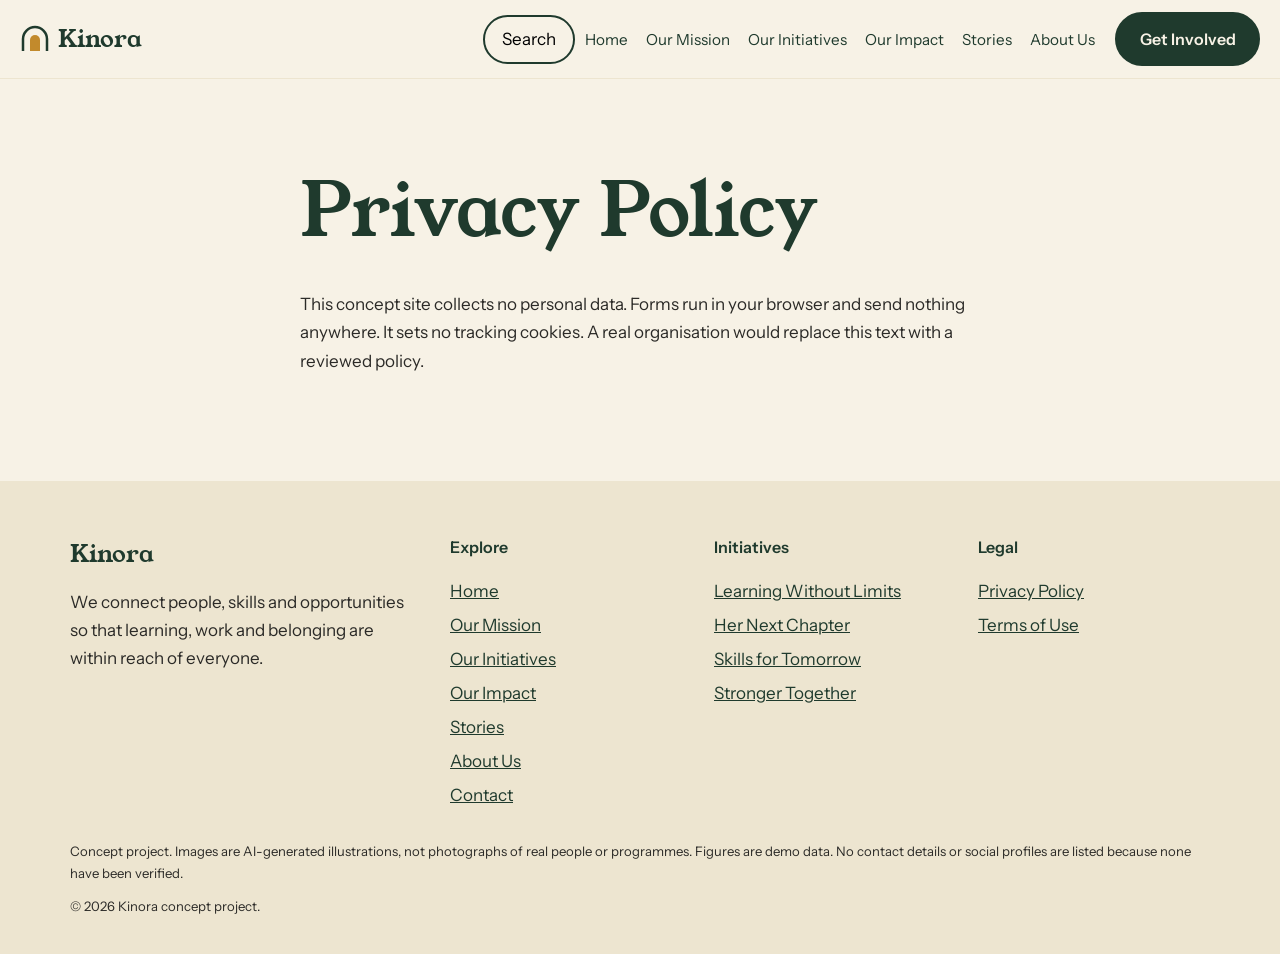
<file: privacy.html>
<!doctype html><html lang="en"><head><meta charset="utf-8"><meta name="viewport" content="width=device-width,initial-scale=1">
<title>Privacy Policy | Kinora</title><meta name="description" content="Privacy policy for the Kinora concept site.">
<meta property="og:title" content="Privacy Policy | Kinora"><meta property="og:description" content="Privacy policy for the Kinora concept site."><meta property="og:image" content="img/og.jpg">
<link rel="icon" href="favicon.svg"><link rel="preconnect" href="https://fonts.googleapis.com"><link rel="preconnect" href="https://fonts.gstatic.com" crossorigin>
<link href="https://fonts.googleapis.com/css2?family=Instrument+Sans:wght@400;500;600&family=Young+Serif&display=swap" rel="stylesheet">
<link rel="stylesheet" href="styles.css"></head><body>
<a class="skip" href="#main">Skip to content</a>
<header class="top"><a class="brand" href="index.html" aria-label="Kinora home"><svg width="30" height="30" viewBox="0 0 30 30" aria-hidden="true"><path d="M3 27V15a12 12 0 0 1 24 0v12" fill="none" stroke="currentColor" stroke-width="2.5"/><path d="M10 27V16a5 5 0 0 1 10 0v11" fill="#C28A2C"/></svg>Kinora</a>
<button class="sbtn" aria-haspopup="dialog">Search</button><button class="burger" aria-expanded="false" aria-controls="menu">Menu</button>
<nav id="menu" aria-label="Main"><ul><li><a href="index.html">Home</a></li><li><a href="index.html#mission">Our Mission</a></li><li><a href="initiatives.html">Our Initiatives</a></li><li><a href="impact.html">Our Impact</a></li><li><a href="stories.html">Stories</a></li><li><a href="about.html">About Us</a></li></ul><a class="btn solid" href="get-involved.html">Get Involved</a></nav></header>
<main id="main"><section class="wrap narrow"><h1>Privacy Policy</h1><p>This concept site collects no personal data. Forms run in your browser and send nothing anywhere. It sets no tracking cookies. A real organisation would replace this text with a reviewed policy.</p></section></main>
<footer><div class="fgrid"><div><a class="brand" href="index.html">Kinora</a><p>We connect people, skills and opportunities so that learning, work and belonging are within reach of everyone.</p></div>
<div><h2>Explore</h2><ul><li><a href="index.html">Home</a></li><li><a href="index.html#mission">Our Mission</a></li><li><a href="initiatives.html">Our Initiatives</a></li><li><a href="impact.html">Our Impact</a></li><li><a href="stories.html">Stories</a></li><li><a href="about.html">About Us</a></li><li><a href="contact.html">Contact</a></li></ul></div><div><h2>Initiatives</h2><ul><li><a href="initiatives.html#learning">Learning Without Limits</a></li><li><a href="initiatives.html#her-next-chapter">Her Next Chapter</a></li><li><a href="initiatives.html#skills">Skills for Tomorrow</a></li><li><a href="initiatives.html#stronger-together">Stronger Together</a></li></ul></div>
<div><h2>Legal</h2><ul><li><a href="privacy.html">Privacy Policy</a></li><li><a href="terms.html">Terms of Use</a></li></ul></div></div>
<p class="note">Concept project. Images are AI-generated illustrations, not photographs of real people or programmes. Figures are demo data. No contact details or social profiles are listed because none have been verified.</p><p class="note">&copy; 2026 Kinora concept project.</p></footer>
<dialog id="sd" aria-label="Search Kinora"><form method="dialog"><label for="sq">Search pages, initiatives and stories</label><input id="sq" type="search" autocomplete="off"><ul id="sr"></ul><p class="demo" id="sh">Press / to search from any page.</p><button class="btn ghost">Close</button></form></dialog>
<script src="app.js"></script></body></html>
</file>
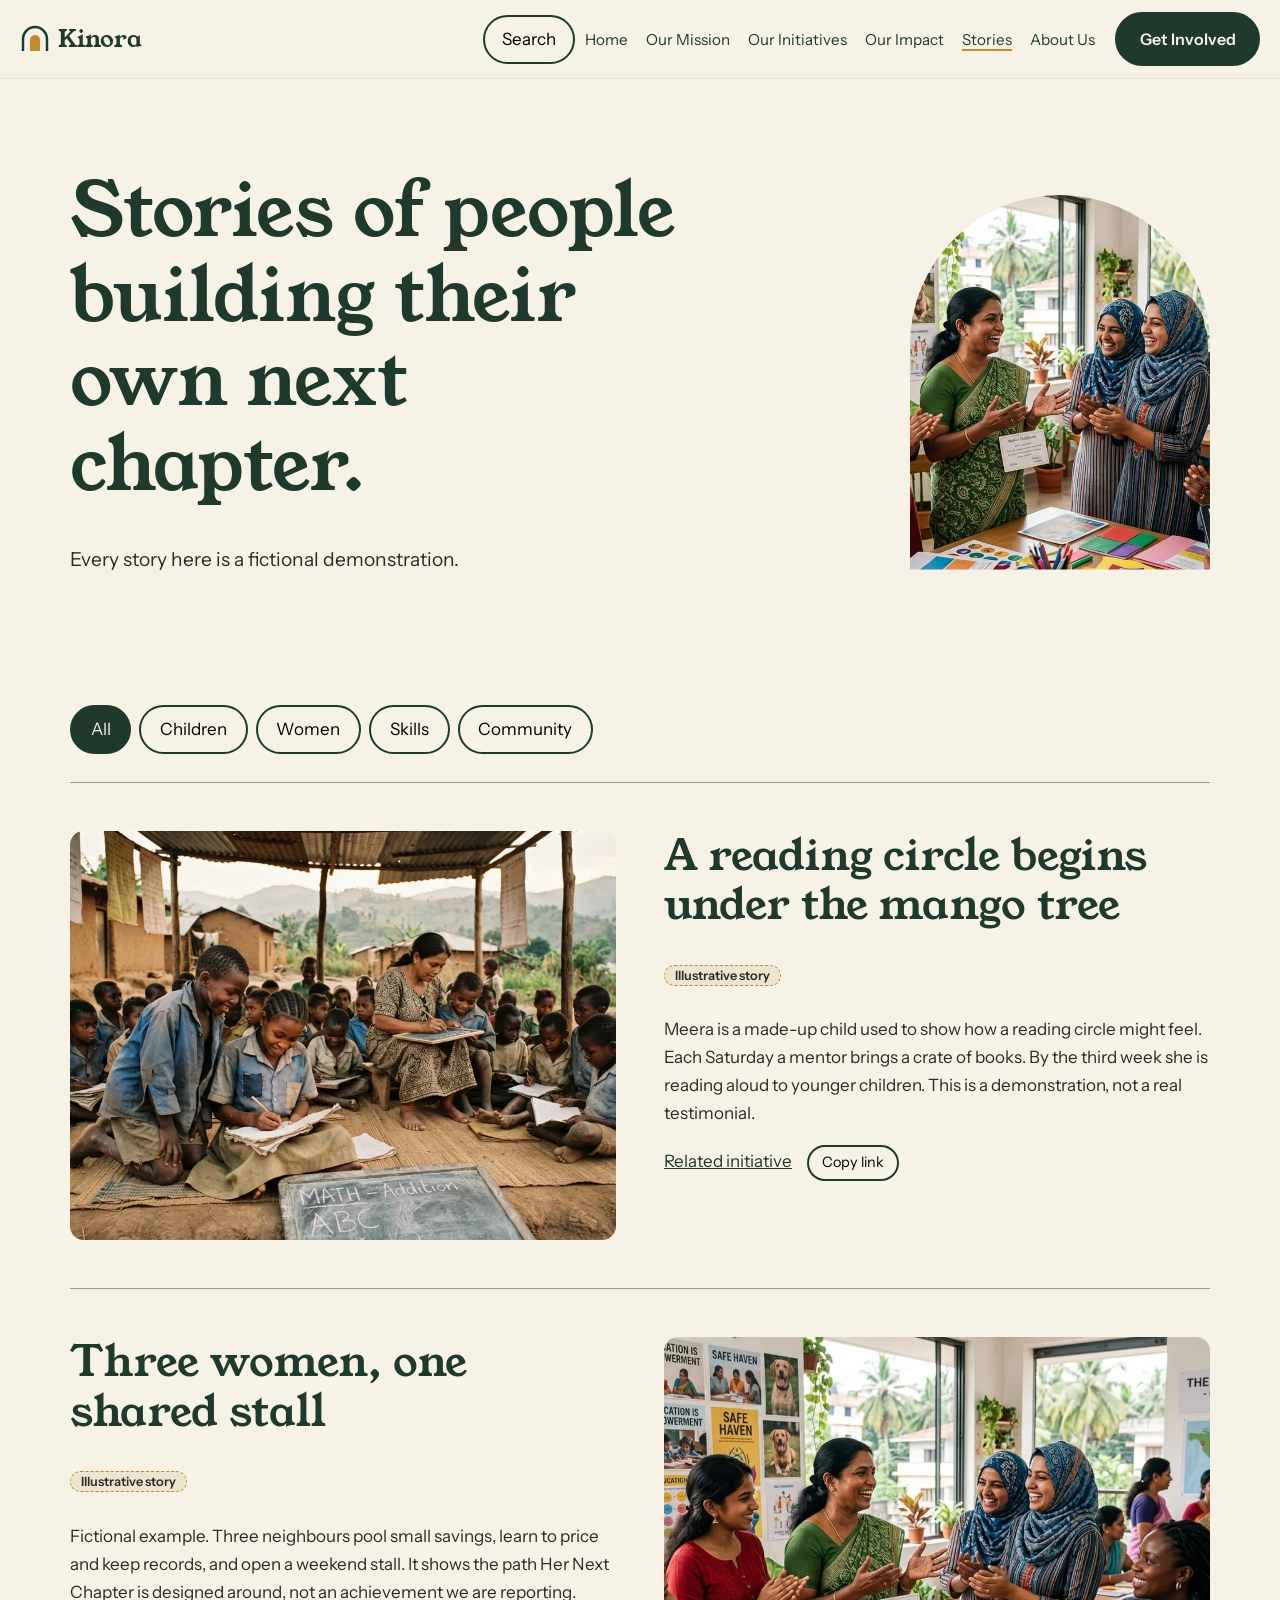
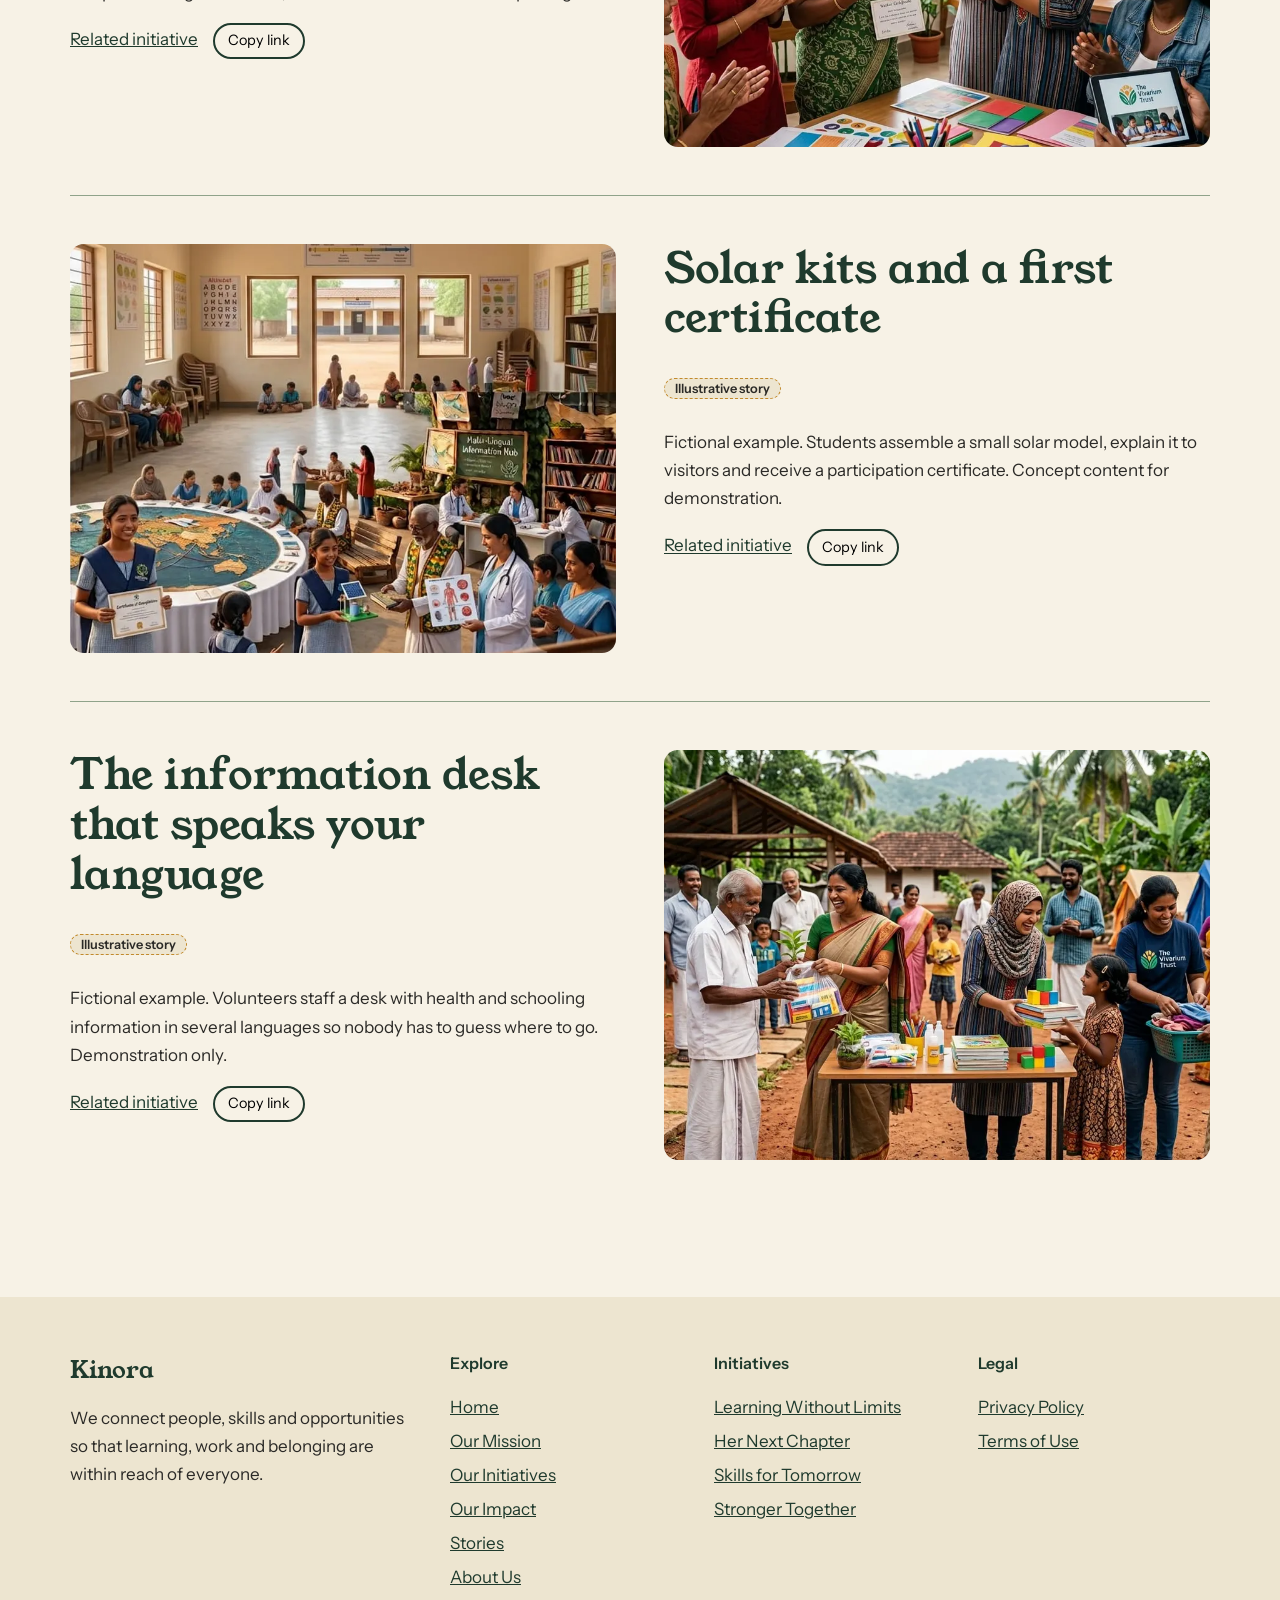
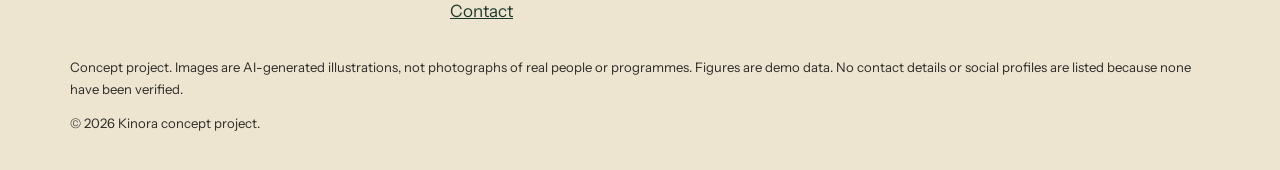
<file: stories.html>
<!doctype html><html lang="en"><head><meta charset="utf-8"><meta name="viewport" content="width=device-width,initial-scale=1">
<title>Stories | Kinora</title><meta name="description" content="Illustrative stories about learning, skills and community. All characters are fictional.">
<meta property="og:title" content="Stories | Kinora"><meta property="og:description" content="Illustrative stories about learning, skills and community. All characters are fictional."><meta property="og:image" content="img/og.jpg">
<link rel="icon" href="favicon.svg"><link rel="preconnect" href="https://fonts.googleapis.com"><link rel="preconnect" href="https://fonts.gstatic.com" crossorigin>
<link href="https://fonts.googleapis.com/css2?family=Instrument+Sans:wght@400;500;600&family=Young+Serif&display=swap" rel="stylesheet">
<link rel="stylesheet" href="styles.css"></head><body>
<a class="skip" href="#main">Skip to content</a>
<header class="top"><a class="brand" href="index.html" aria-label="Kinora home"><svg width="30" height="30" viewBox="0 0 30 30" aria-hidden="true"><path d="M3 27V15a12 12 0 0 1 24 0v12" fill="none" stroke="currentColor" stroke-width="2.5"/><path d="M10 27V16a5 5 0 0 1 10 0v11" fill="#C28A2C"/></svg>Kinora</a>
<button class="sbtn" aria-haspopup="dialog">Search</button><button class="burger" aria-expanded="false" aria-controls="menu">Menu</button>
<nav id="menu" aria-label="Main"><ul><li><a href="index.html">Home</a></li><li><a href="index.html#mission">Our Mission</a></li><li><a href="initiatives.html">Our Initiatives</a></li><li><a href="impact.html">Our Impact</a></li><li><a href="stories.html" aria-current=page>Stories</a></li><li><a href="about.html">About Us</a></li></ul><a class="btn solid" href="get-involved.html">Get Involved</a></nav></header>
<main id="main"><section class="pagehead wrap"><div><h1>Stories of people building their own next chapter.</h1><p class="lead">Every story here is a fictional demonstration.</p></div><img src="img/women.webp" alt="" width="1200" height="630" class="arch small" loading=lazy></section><section class="wrap"><div class="filters" role="group" aria-label="Filter stories"><button data-f="all" aria-pressed="true">All</button><button data-f="children" aria-pressed="false">Children</button><button data-f="women" aria-pressed="false">Women</button><button data-f="skills" aria-pressed="false">Skills</button><button data-f="community" aria-pressed="false">Community</button></div><div id="list"><article id="s0" class="sbox" data-cat="children"><img src="img/learn.webp" alt="A reading circle begins under the mango tree" width="700" height="460" class="" loading=lazy><div><h2>A reading circle begins under the mango tree</h2><p class="demo">Illustrative story</p><p>Meera is a made-up child used to show how a reading circle might feel. Each Saturday a mentor brings a crate of books. By the third week she is reading aloud to younger children. This is a demonstration, not a real testimonial.</p><a href="initiatives.html#learning">Related initiative</a> <button class="share" data-t="A reading circle begins under the mango tree">Copy link</button></div></article><article id="s1" class="sbox" data-cat="women"><img src="img/women.webp" alt="Three women, one shared stall" width="700" height="460" class="" loading=lazy><div><h2>Three women, one shared stall</h2><p class="demo">Illustrative story</p><p>Fictional example. Three neighbours pool small savings, learn to price and keep records, and open a weekend stall. It shows the path Her Next Chapter is designed around, not an achievement we are reporting.</p><a href="initiatives.html#her-next-chapter">Related initiative</a> <button class="share" data-t="Three women, one shared stall">Copy link</button></div></article><article id="s2" class="sbox" data-cat="skills"><img src="img/skills.webp" alt="Solar kits and a first certificate" width="700" height="460" class="" loading=lazy><div><h2>Solar kits and a first certificate</h2><p class="demo">Illustrative story</p><p>Fictional example. Students assemble a small solar model, explain it to visitors and receive a participation certificate. Concept content for demonstration.</p><a href="initiatives.html#skills">Related initiative</a> <button class="share" data-t="Solar kits and a first certificate">Copy link</button></div></article><article id="s3" class="sbox" data-cat="community"><img src="img/help.webp" alt="The information desk that speaks your language" width="700" height="460" class="" loading=lazy><div><h2>The information desk that speaks your language</h2><p class="demo">Illustrative story</p><p>Fictional example. Volunteers staff a desk with health and schooling information in several languages so nobody has to guess where to go. Demonstration only.</p><a href="initiatives.html#stronger-together">Related initiative</a> <button class="share" data-t="The information desk that speaks your language">Copy link</button></div></article></div><p class="empty" hidden>No stories match this filter.</p></section></main>
<footer><div class="fgrid"><div><a class="brand" href="index.html">Kinora</a><p>We connect people, skills and opportunities so that learning, work and belonging are within reach of everyone.</p></div>
<div><h2>Explore</h2><ul><li><a href="index.html">Home</a></li><li><a href="index.html#mission">Our Mission</a></li><li><a href="initiatives.html">Our Initiatives</a></li><li><a href="impact.html">Our Impact</a></li><li><a href="stories.html" aria-current=page>Stories</a></li><li><a href="about.html">About Us</a></li><li><a href="contact.html">Contact</a></li></ul></div><div><h2>Initiatives</h2><ul><li><a href="initiatives.html#learning">Learning Without Limits</a></li><li><a href="initiatives.html#her-next-chapter">Her Next Chapter</a></li><li><a href="initiatives.html#skills">Skills for Tomorrow</a></li><li><a href="initiatives.html#stronger-together">Stronger Together</a></li></ul></div>
<div><h2>Legal</h2><ul><li><a href="privacy.html">Privacy Policy</a></li><li><a href="terms.html">Terms of Use</a></li></ul></div></div>
<p class="note">Concept project. Images are AI-generated illustrations, not photographs of real people or programmes. Figures are demo data. No contact details or social profiles are listed because none have been verified.</p><p class="note">&copy; 2026 Kinora concept project.</p></footer>
<dialog id="sd" aria-label="Search Kinora"><form method="dialog"><label for="sq">Search pages, initiatives and stories</label><input id="sq" type="search" autocomplete="off"><ul id="sr"></ul><p class="demo" id="sh">Press / to search from any page.</p><button class="btn ghost">Close</button></form></dialog>
<script src="app.js"></script></body></html>
</file>
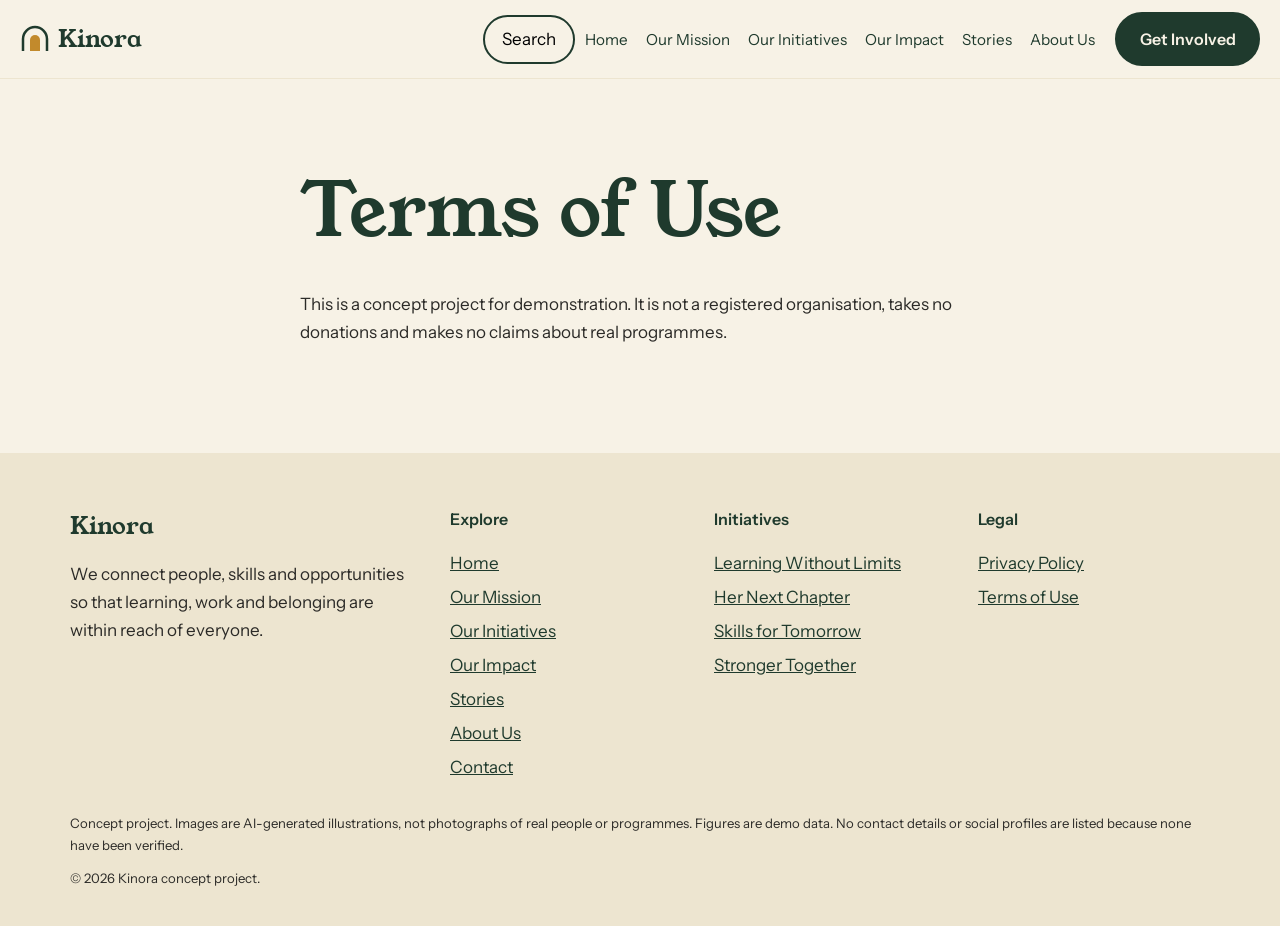
<file: terms.html>
<!doctype html><html lang="en"><head><meta charset="utf-8"><meta name="viewport" content="width=device-width,initial-scale=1">
<title>Terms of Use | Kinora</title><meta name="description" content="Terms of use for the Kinora concept site.">
<meta property="og:title" content="Terms of Use | Kinora"><meta property="og:description" content="Terms of use for the Kinora concept site."><meta property="og:image" content="img/og.jpg">
<link rel="icon" href="favicon.svg"><link rel="preconnect" href="https://fonts.googleapis.com"><link rel="preconnect" href="https://fonts.gstatic.com" crossorigin>
<link href="https://fonts.googleapis.com/css2?family=Instrument+Sans:wght@400;500;600&family=Young+Serif&display=swap" rel="stylesheet">
<link rel="stylesheet" href="styles.css"></head><body>
<a class="skip" href="#main">Skip to content</a>
<header class="top"><a class="brand" href="index.html" aria-label="Kinora home"><svg width="30" height="30" viewBox="0 0 30 30" aria-hidden="true"><path d="M3 27V15a12 12 0 0 1 24 0v12" fill="none" stroke="currentColor" stroke-width="2.5"/><path d="M10 27V16a5 5 0 0 1 10 0v11" fill="#C28A2C"/></svg>Kinora</a>
<button class="sbtn" aria-haspopup="dialog">Search</button><button class="burger" aria-expanded="false" aria-controls="menu">Menu</button>
<nav id="menu" aria-label="Main"><ul><li><a href="index.html">Home</a></li><li><a href="index.html#mission">Our Mission</a></li><li><a href="initiatives.html">Our Initiatives</a></li><li><a href="impact.html">Our Impact</a></li><li><a href="stories.html">Stories</a></li><li><a href="about.html">About Us</a></li></ul><a class="btn solid" href="get-involved.html">Get Involved</a></nav></header>
<main id="main"><section class="wrap narrow"><h1>Terms of Use</h1><p>This is a concept project for demonstration. It is not a registered organisation, takes no donations and makes no claims about real programmes.</p></section></main>
<footer><div class="fgrid"><div><a class="brand" href="index.html">Kinora</a><p>We connect people, skills and opportunities so that learning, work and belonging are within reach of everyone.</p></div>
<div><h2>Explore</h2><ul><li><a href="index.html">Home</a></li><li><a href="index.html#mission">Our Mission</a></li><li><a href="initiatives.html">Our Initiatives</a></li><li><a href="impact.html">Our Impact</a></li><li><a href="stories.html">Stories</a></li><li><a href="about.html">About Us</a></li><li><a href="contact.html">Contact</a></li></ul></div><div><h2>Initiatives</h2><ul><li><a href="initiatives.html#learning">Learning Without Limits</a></li><li><a href="initiatives.html#her-next-chapter">Her Next Chapter</a></li><li><a href="initiatives.html#skills">Skills for Tomorrow</a></li><li><a href="initiatives.html#stronger-together">Stronger Together</a></li></ul></div>
<div><h2>Legal</h2><ul><li><a href="privacy.html">Privacy Policy</a></li><li><a href="terms.html">Terms of Use</a></li></ul></div></div>
<p class="note">Concept project. Images are AI-generated illustrations, not photographs of real people or programmes. Figures are demo data. No contact details or social profiles are listed because none have been verified.</p><p class="note">&copy; 2026 Kinora concept project.</p></footer>
<dialog id="sd" aria-label="Search Kinora"><form method="dialog"><label for="sq">Search pages, initiatives and stories</label><input id="sq" type="search" autocomplete="off"><ul id="sr"></ul><p class="demo" id="sh">Press / to search from any page.</p><button class="btn ghost">Close</button></form></dialog>
<script src="app.js"></script></body></html>
</file>
<file: styles.css>
:root{--iv:#F7F2E6;--cr:#EDE5D0;--fo:#1F3A2D;--sa:#D9E0CC;--sg:#8FA38A;--am:#C28A2C;--ch:#2B2A27;--r:14px}
*{box-sizing:border-box}html{scroll-behavior:smooth}body{margin:0;background:var(--iv);color:var(--ch);font:17px/1.65 "Instrument Sans",system-ui,sans-serif}
h1,h2,h3{font-family:"Young Serif",Georgia,serif;font-weight:400;color:var(--fo);line-height:1.15;margin:0 0 .5em}
h1{font-size:clamp(2.4rem,6vw,4.6rem)}h2{font-size:clamp(1.7rem,3.4vw,2.7rem)}h3{font-size:1.3rem}
img{max-width:100%;height:auto;display:block}a{color:var(--fo)}:focus-visible{outline:3px solid var(--am);outline-offset:3px}
.skip{position:absolute;left:-999px}.skip:focus{left:8px;top:8px;background:#fff;padding:8px;z-index:99}
.wrap{max-width:1180px;margin:0 auto;padding:clamp(40px,7vw,96px) 20px}.narrow{max-width:720px}
.top{position:sticky;top:0;z-index:20;display:flex;align-items:center;justify-content:space-between;padding:12px 20px;background:rgba(247,242,230,.94);backdrop-filter:blur(8px);border-bottom:1px solid var(--cr)}
.brand{display:flex;gap:8px;align-items:center;font:1.5rem "Young Serif",serif;color:var(--fo);text-decoration:none}
nav{display:flex;gap:20px;align-items:center}nav ul{display:flex;gap:18px;list-style:none;margin:0;padding:0}nav a:not(.btn){text-decoration:none;font-size:.95rem}nav a[aria-current]{border-bottom:2px solid var(--am)}
.burger{display:none}.btn{display:inline-block;padding:.75em 1.4em;border-radius:99px;text-decoration:none;font-weight:600;border:2px solid var(--fo);cursor:pointer;font-size:1rem;font-family:inherit;transition:background .2s,color .2s}
.solid{background:var(--fo);color:var(--iv)}.solid:hover{background:#2c5440}.ghost{background:none;color:var(--fo)}.ghost:hover{background:var(--sa)}.amber{background:var(--am);border-color:var(--am);color:#1b1b1b}
.hero{display:grid;grid-template-columns:1.05fr 1fr;gap:48px;align-items:center;position:relative;padding-top:56px}.hero h1{max-width:12ch}.lead{font-size:1.2rem;max-width:34em}.cta{display:flex;gap:12px;flex-wrap:wrap;margin-top:28px}
.arch{margin:0;position:relative;justify-self:end;width:100%;max-width:520px;border-radius:999px 999px 8px 8px;overflow:hidden;animation:open 1.2s cubic-bezier(.2,.7,.2,1) both}.arch img{aspect-ratio:4/5;object-fit:cover;object-position:50% 55%;width:100%}
.arch figcaption{position:absolute;right:16px;bottom:12px;background:var(--iv);font-size:.75rem;padding:2px 8px;border-radius:9px}
@keyframes open{from{clip-path:inset(100% 0 0 0)}to{clip-path:inset(0)}}
.scroll{position:absolute;left:20px;bottom:20px;font-size:.8rem;text-decoration:none;color:var(--fo)}.scroll:after{content:"";display:block;width:1px;height:36px;background:var(--fo);margin:6px 0 0 14px}
.split{display:grid;grid-template-columns:1fr 1.2fr;gap:48px}.band{background:var(--sa);max-width:none}.band>*{max-width:1140px;margin-left:auto;margin-right:auto}
.vision img,.wide{width:100%;aspect-ratio:21/9;border-radius:var(--r);object-fit:cover}.cap{font-size:.85rem;opacity:.8}
.inis{display:grid;grid-template-columns:repeat(2,1fr);gap:48px 32px}.ini{text-decoration:none;color:inherit;display:grid;grid-template-rows:auto 1fr;gap:16px;align-content:start}.ini img{border-radius:var(--r);width:100%;aspect-ratio:3/2;object-fit:cover;object-position:center 40%}.ini h3{margin-bottom:.3em}.ini p{margin:0 0 .6em}

.ini span{color:var(--am);font-weight:600;text-decoration:underline}.ini:hover img{filter:brightness(1.05)}
.steps{counter-reset:s;list-style:none;padding:0;display:grid;grid-template-columns:repeat(4,1fr);gap:24px;position:relative}.steps li{counter-increment:s;border-top:3px solid var(--fo);padding-top:16px}.steps li:before{content:counter(s);font:1.6rem "Young Serif",serif;color:var(--am)}
.paths{list-style:none;padding:0;margin:24px 0 0;display:grid;gap:0}.paths li a,.paths.plain li{display:grid;grid-template-columns:1fr 1.4fr;gap:16px;padding:20px 0;border-top:1px solid var(--sg);text-decoration:none;color:inherit}.paths a:hover strong{color:var(--am)}.paths strong{font:1.3rem "Young Serif",serif;color:var(--fo)}
.stories{display:grid;grid-template-columns:repeat(3,1fr);gap:24px;margin:20px 0}.story{text-decoration:none;color:inherit}.story img{border-radius:var(--r);aspect-ratio:3/2;object-fit:cover;width:100%}
.cols3{display:grid;grid-template-columns:repeat(3,1fr);gap:28px}.final{background:var(--fo);color:var(--iv);text-align:center}.final h2,.final .lead{color:var(--iv);margin-left:auto;margin-right:auto}.final .wrap{padding:96px 20px}
.demo,.tag{display:inline-block;background:var(--cr);border:1px dashed var(--am);padding:2px 10px;border-radius:99px;font:600 .8rem "Instrument Sans";color:var(--ch)}
.pagehead{display:grid;grid-template-columns:1.3fr 1fr;gap:40px;align-items:center;padding-bottom:20px}.arch.small{border-radius:999px 999px 8px 8px;aspect-ratio:4/5;object-fit:cover;object-position:center 35%;justify-self:end;width:100%;max-width:300px;max-height:none;animation:open 1s both}
.filters{display:flex;gap:8px;flex-wrap:wrap;margin-bottom:28px}.filters button{padding:.5em 1.1em;border-radius:99px;border:2px solid var(--fo);background:none;font:inherit;cursor:pointer}.filters [aria-pressed=true]{background:var(--fo);color:var(--iv)}
.ibox,.sbox{display:grid;grid-template-columns:1fr 1fr;gap:48px;align-items:start;padding:48px 0;border-top:1px solid var(--sg);scroll-margin-top:80px}.ibox:nth-child(even) img,.sbox:nth-child(even) img{order:2}.ibox img,.sbox img{border-radius:var(--r);width:100%;aspect-ratio:4/3;object-fit:cover;object-position:center 40%}.ibox h2,.sbox h2{margin-top:0}
dt{font-weight:600;color:var(--fo);margin-top:10px}dd{margin:0}[hidden]{display:none!important}
.bars{list-style:none;padding:0;display:grid;gap:16px}.bars li{display:grid;grid-template-columns:1fr 2fr 50px;gap:12px;align-items:center}.bar{background:var(--iv);border-radius:99px;height:14px;overflow:hidden}.bar i{display:block;height:100%;background:var(--fo)}
.cmp{position:relative;max-width:760px;overflow:hidden;border-radius:var(--r)}.cmp img{width:100%;object-fit:cover}.cl{position:absolute;inset:0;width:50%;overflow:hidden;border-right:3px solid var(--iv)}.cl img{width:auto;max-width:none;height:100%;aspect-ratio:900/768}
.cr{position:absolute;left:0;right:0;bottom:12px;width:100%;margin:0;accent-color:var(--am)}
.card{background:#fff8;border:1px solid var(--cr);border-radius:var(--r);padding:28px}.form{display:grid;gap:6px;background:var(--cr)}label{font-weight:600;margin-top:10px}input,select,textarea{font:inherit;padding:.7em;border:2px solid var(--sg);border-radius:10px;background:#fff;width:100%}input[aria-invalid=true],select[aria-invalid=true],textarea[aria-invalid=true]{border-color:#9b2c1d}
.err{color:#9b2c1d;font-size:.9rem;margin:0;min-height:0}.ok{background:var(--sa);padding:14px;border-radius:10px;margin-top:12px}.form button{margin-top:14px;justify-self:start}
footer{background:var(--cr);padding:56px 20px 24px}.fgrid{max-width:1140px;margin:0 auto;display:grid;grid-template-columns:1.5fr 1fr 1fr 1fr;gap:32px}footer h2{font:600 1rem "Instrument Sans"}footer ul{list-style:none;padding:0;line-height:2}.note{max-width:1140px;margin:12px auto;font-size:.82rem}
@media(max-width:860px){.burger{display:block;padding:.5em 1em;border:2px solid var(--fo);border-radius:99px;background:none;font:inherit}nav{display:none;position:absolute;top:100%;left:0;right:0;background:var(--iv);flex-direction:column;align-items:flex-start;padding:20px;border-bottom:1px solid var(--cr)}nav.open{display:flex}nav ul{flex-direction:column}
.hero,.split,.pagehead,.ibox,.sbox,.cols3,.steps,.stories,.fgrid,.paths li a,.paths.plain li{grid-template-columns:1fr}.inis{grid-template-columns:1fr}.ibox:nth-child(even) img,.sbox:nth-child(even) img{order:0}.arch img{aspect-ratio:4/3}.scroll{display:none}.arch.small{justify-self:start;aspect-ratio:3/2;border-radius:var(--r);max-width:100%}.hero .arch{justify-self:stretch;max-width:none}.ibox,.sbox{gap:20px}.inis{gap:36px}.bars li{grid-template-columns:1fr 50px}.bar{grid-column:1/-1}}
@media(prefers-reduced-motion:reduce){*{animation:none!important;transition:none!important;scroll-behavior:auto!important}}
dialog{border:0;border-radius:var(--r);padding:24px;width:min(560px,92vw);background:var(--iv)}dialog::backdrop{background:#1f3a2d99}#sr{list-style:none;padding:0}#sr li{padding:8px 0;border-bottom:1px solid var(--cr)}.sbtn{margin-left:auto;margin-right:10px;padding:.5em 1em;border:2px solid var(--fo);border-radius:99px;background:none;font:inherit;cursor:pointer}output{color:var(--am);font-weight:600}.share{margin-left:12px;padding:.3em .9em;border:2px solid var(--fo);border-radius:99px;background:none;font:inherit;font-size:.9rem;cursor:pointer}
@media print{.top,footer,.cta,.burger{display:none}}
</file>
